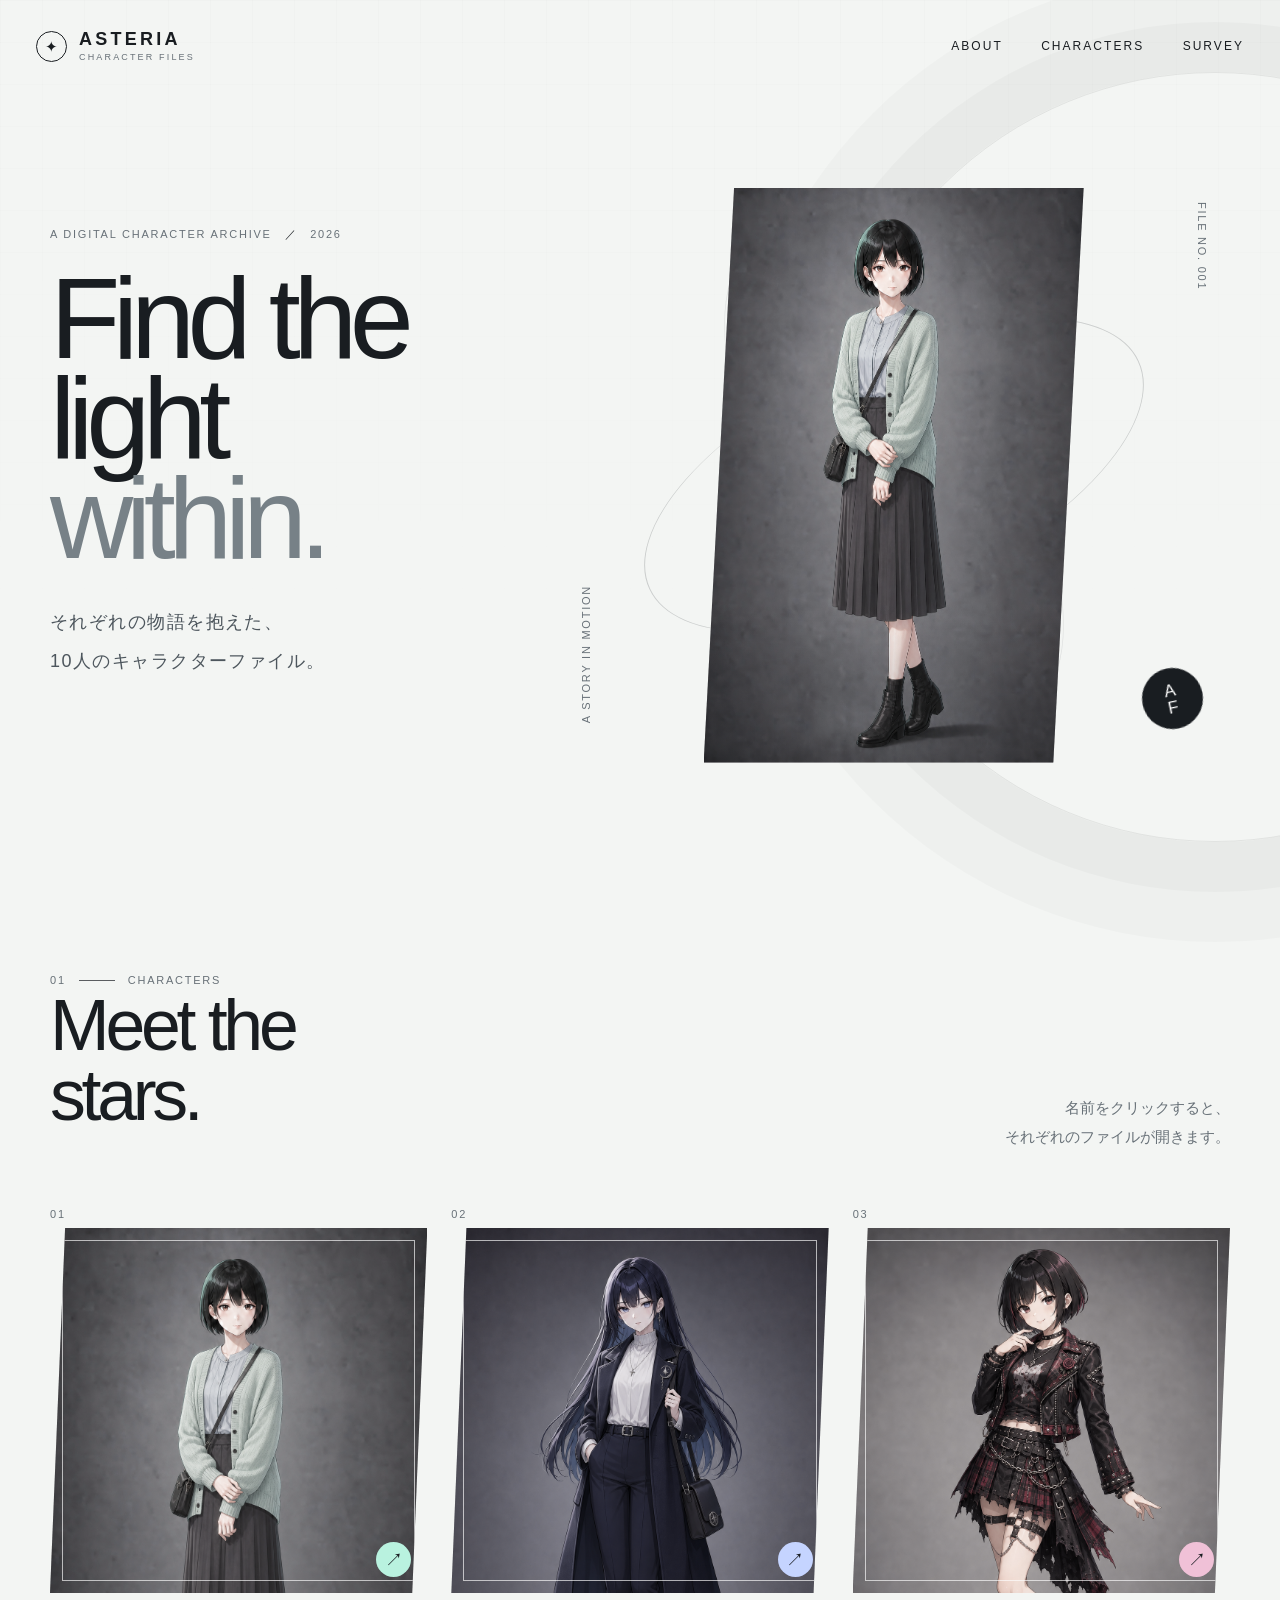
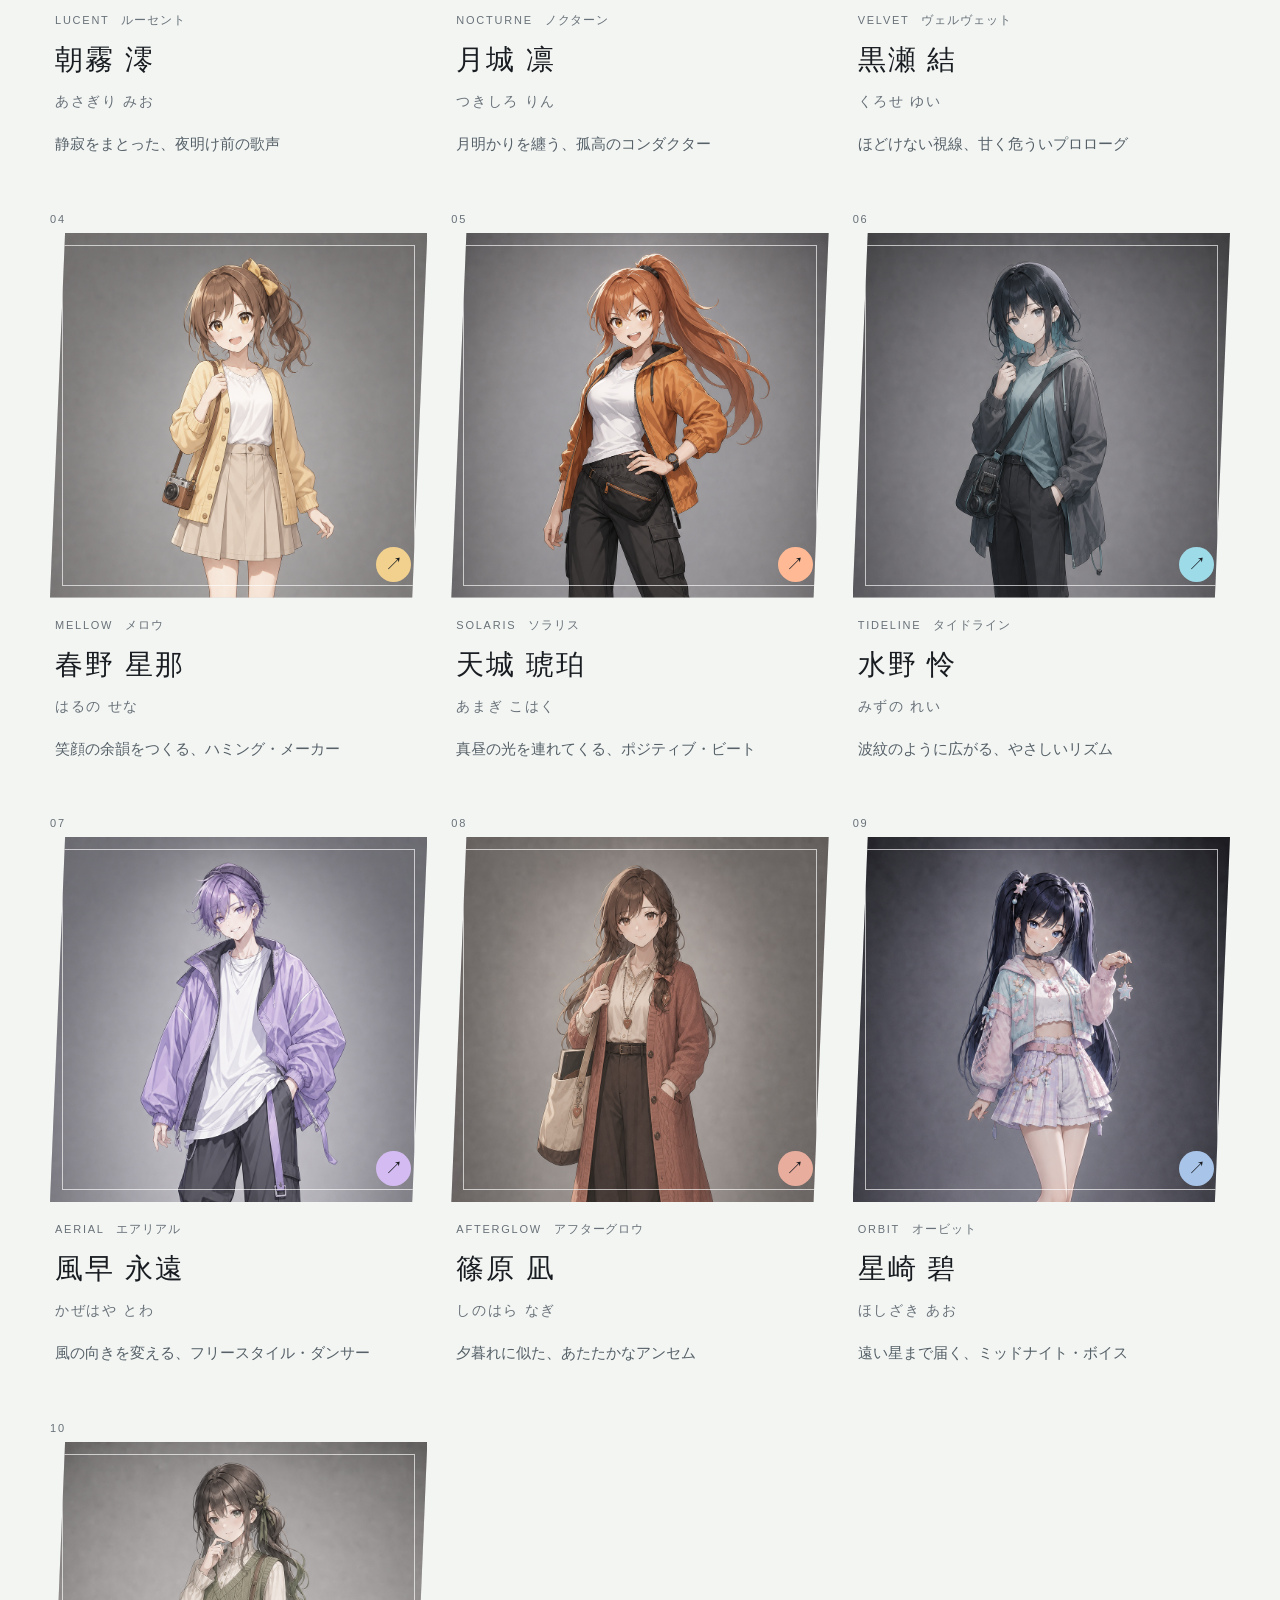
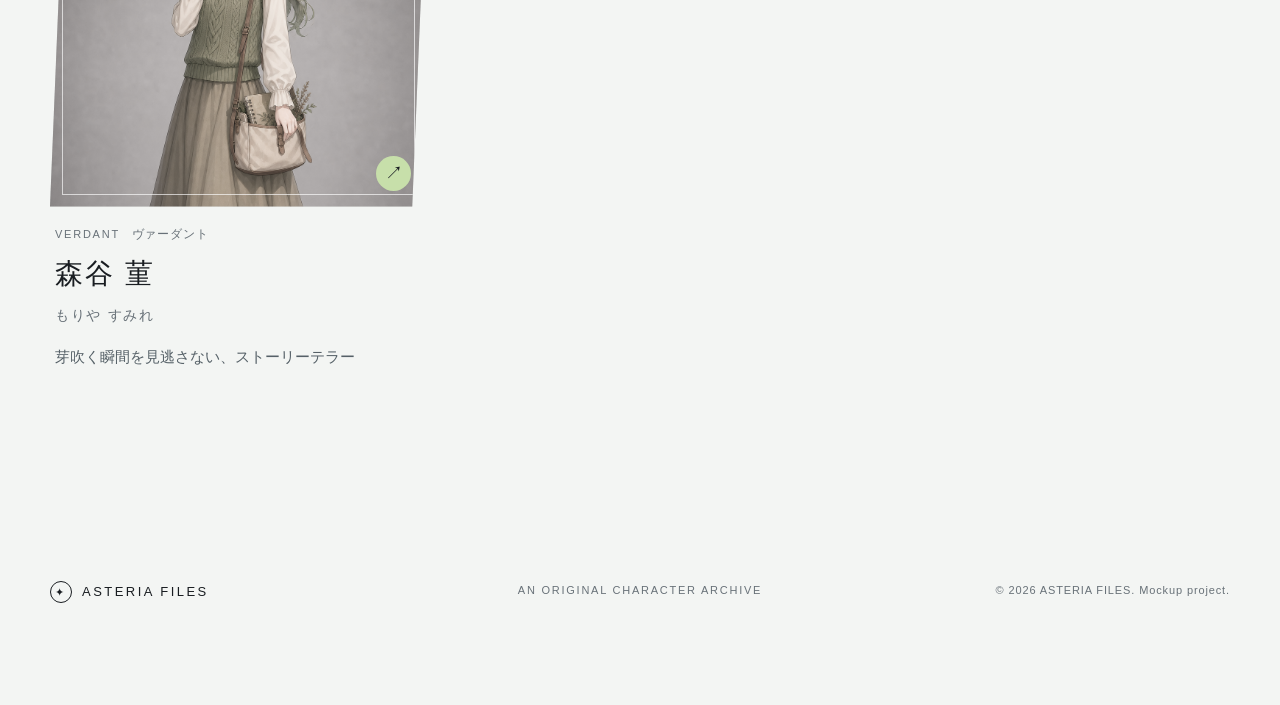
<file: index.html>
<!doctype html>
<html lang="ja">
  <head>
    <meta charset="UTF-8" />
    <meta name="viewport" content="width=device-width, initial-scale=1.0" />
    <meta name="description" content="ASTERIA FILES — オリジナルキャラクターアーカイブ" />
    <title>ASTERIA FILES — Character Archive</title>
    <link rel="stylesheet" href="styles.css" />
  </head>
  <body class="home-page">
    <header class="site-header">
      <a class="brand" href="index.html" aria-label="ASTERIA FILES ホーム">
        <span class="brand-mark" aria-hidden="true">✦</span>
        <span class="brand-copy"><strong>ASTERIA</strong><small>CHARACTER FILES</small></span>
      </a>
      <button class="menu-toggle" type="button" aria-expanded="false" aria-controls="site-menu">MENU <span>＋</span></button>
      <nav class="site-menu" id="site-menu" aria-label="メインメニュー">
        <a href="#about">ABOUT</a>
        <a href="#characters">CHARACTERS</a>
        <a href="survey/">SURVEY</a>
      </nav>
    </header>

    <main>
      <section class="home-hero section-shell" id="about">
        <div class="hero-copy">
          <p class="eyebrow">A DIGITAL CHARACTER ARCHIVE <span>／</span> 2026</p>
          <h1>Find the light<br /><em>within.</em></h1>
          <p class="hero-lead">それぞれの物語を抱えた、<br />10人のキャラクターファイル。</p>
        </div>
        <div class="hero-visual" aria-label="キャラクタービジュアル">
          <div class="hero-orbit orbit-one"></div>
          <div class="hero-orbit orbit-two"></div>
          <span class="visual-note note-top">FILE NO. 001</span>
          <span class="visual-note note-bottom">A STORY IN MOTION</span>
          <div class="hero-image-frame">
            <img src="assets/characters/asagiri-mio.png?v=20260810-costume1" alt="朝霧澪のイメージビジュアル" />
          </div>
          <div class="hero-stamp">A<br />F</div>
        </div>
      </section>

      <section class="character-index section-shell" id="characters">
        <div class="section-heading">
          <div>
            <div class="section-label"><span>01</span><i></i><span>CHARACTERS</span></div>
            <h2>Meet the<br /><em>stars.</em></h2>
          </div>
          <p>名前をクリックすると、<br />それぞれのファイルが開きます。</p>
        </div>
        <div class="character-grid" id="character-grid" aria-live="polite"></div>
      </section>

    </main>

    <footer class="site-footer section-shell">
      <div class="footer-brand"><span class="brand-mark">✦</span><span>ASTERIA FILES</span></div>
      <p>AN ORIGINAL CHARACTER ARCHIVE</p>
      <small>© 2026 ASTERIA FILES. Mockup project.</small>
    </footer>

    <script src="scripts/characters.js?v=20260810-costume1"></script>
    <script src="scripts/catalog.js?v=20260810-costume1"></script>
  </body>
</html>
</file>
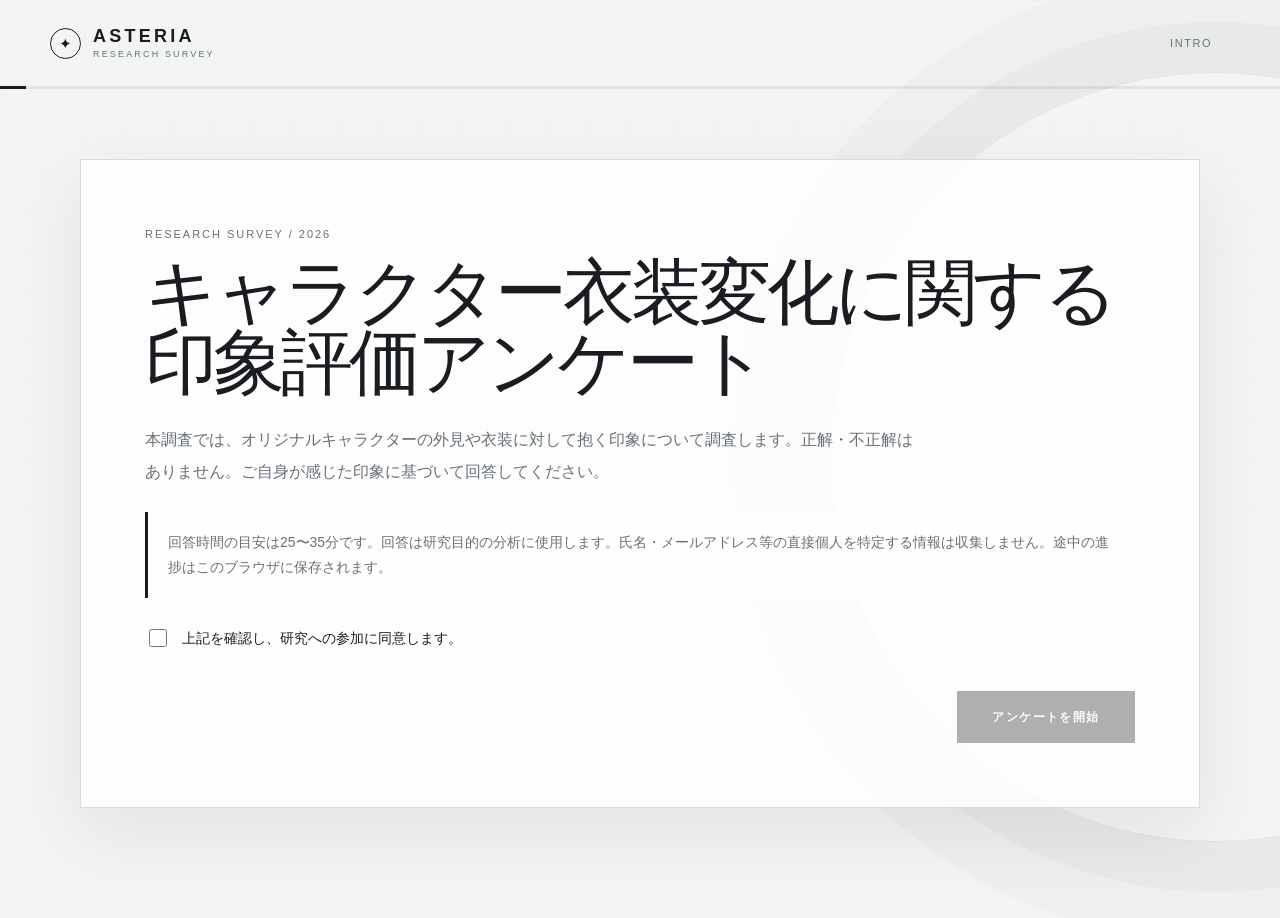
<file: survey/index.html>
<!doctype html>
<html lang="ja">
<head>
  <meta charset="UTF-8" />
  <meta name="viewport" content="width=device-width, initial-scale=1.0" />
  <meta name="description" content="キャラクター衣装変化に関する印象評価アンケート" />
  <title>Character Impression Survey | ASTERIA FILES</title>
  <link rel="stylesheet" href="../styles.css" />
  <link rel="stylesheet" href="survey.css" />
</head>
<body class="survey-page">
  <header class="survey-header">
    <a class="brand" href="../index.html" aria-label="ASTERIA FILES ホーム">
      <span class="brand-mark" aria-hidden="true">✦</span>
      <span class="brand-copy"><strong>ASTERIA</strong><small>RESEARCH SURVEY</small></span>
    </a>
    <div class="survey-progress-meta" aria-live="polite">
      <span id="progress-part">INTRO</span>
      <span id="progress-count"></span>
    </div>
  </header>
  <div class="survey-progress" aria-hidden="true"><span id="progress-bar"></span></div>
  <main class="survey-shell" id="survey-app" aria-live="polite"></main>
  <iframe class="gas-target" name="gas-submit-target" id="gas-submit-target" title="送信先"></iframe>
  <script src="../scripts/characters.js"></script>
  <script src="survey-config.js"></script>
  <script src="survey.js"></script>
</body>
</html>
</file>
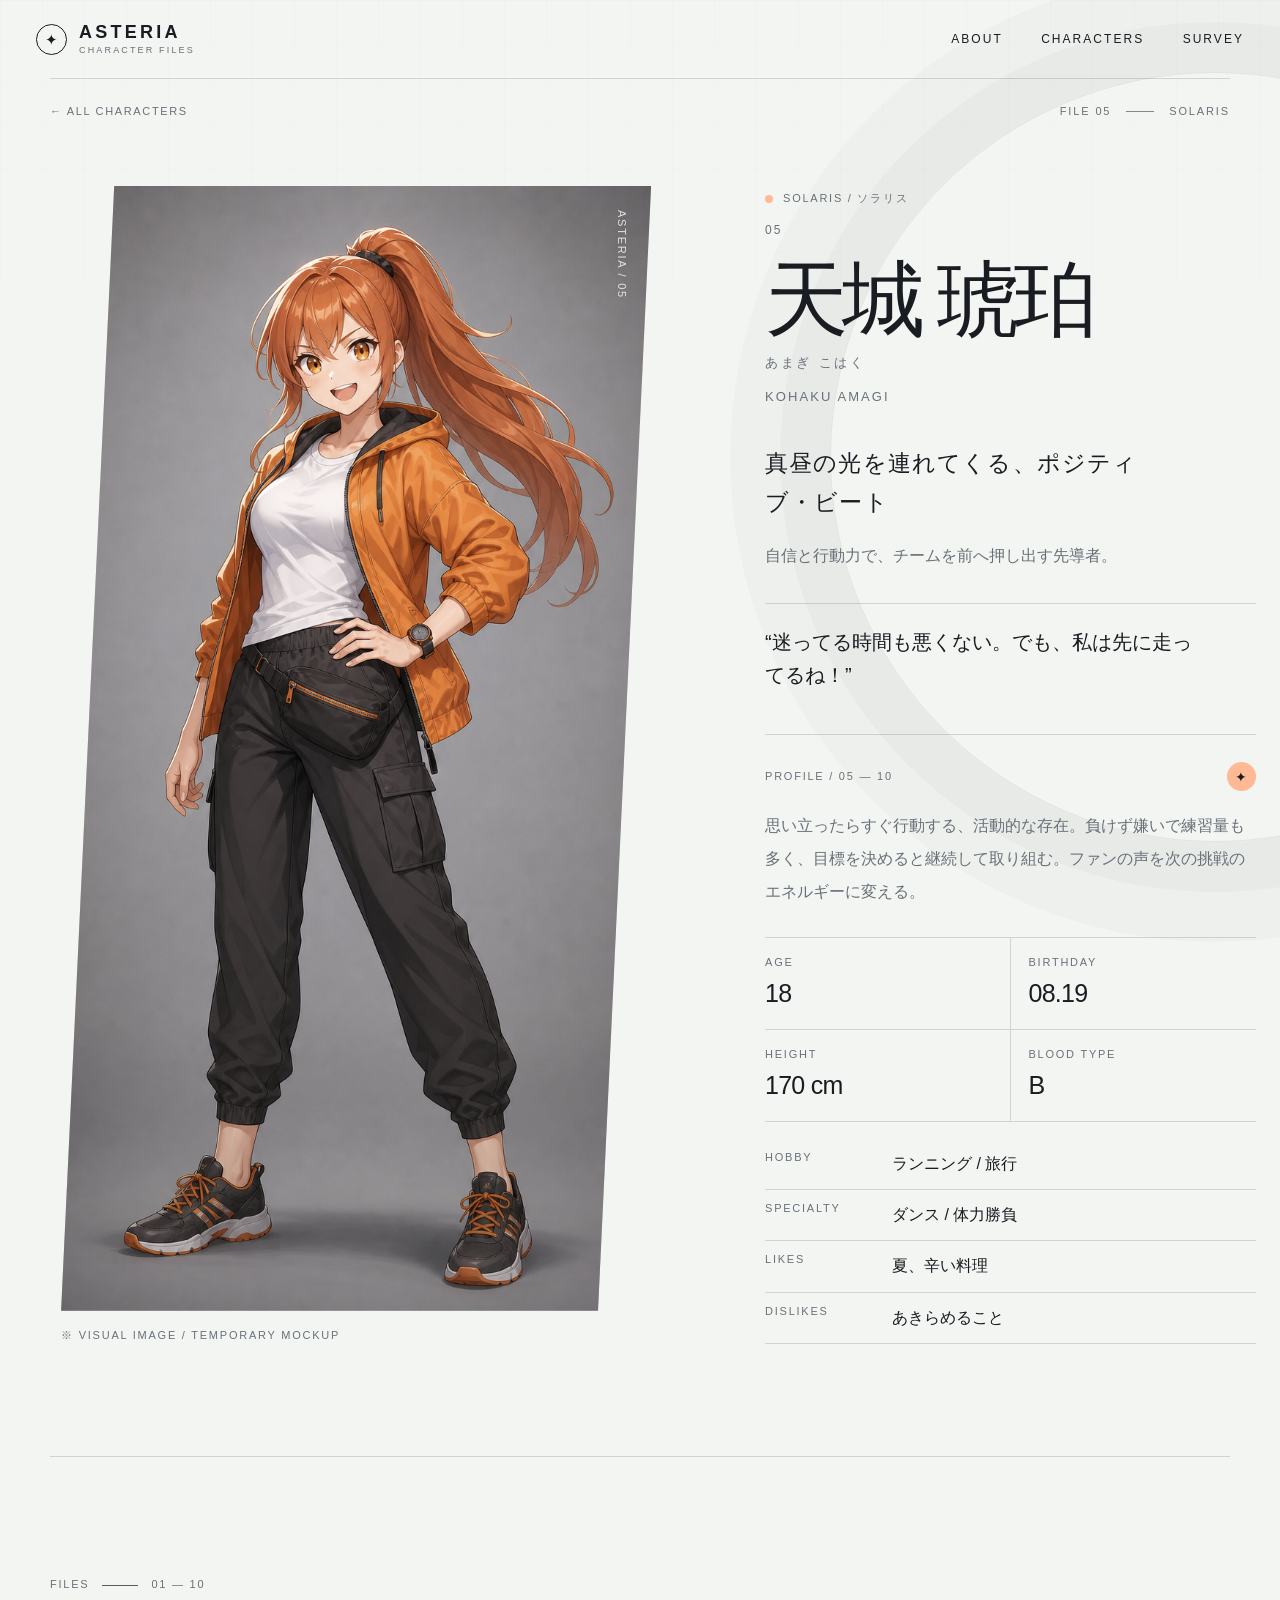
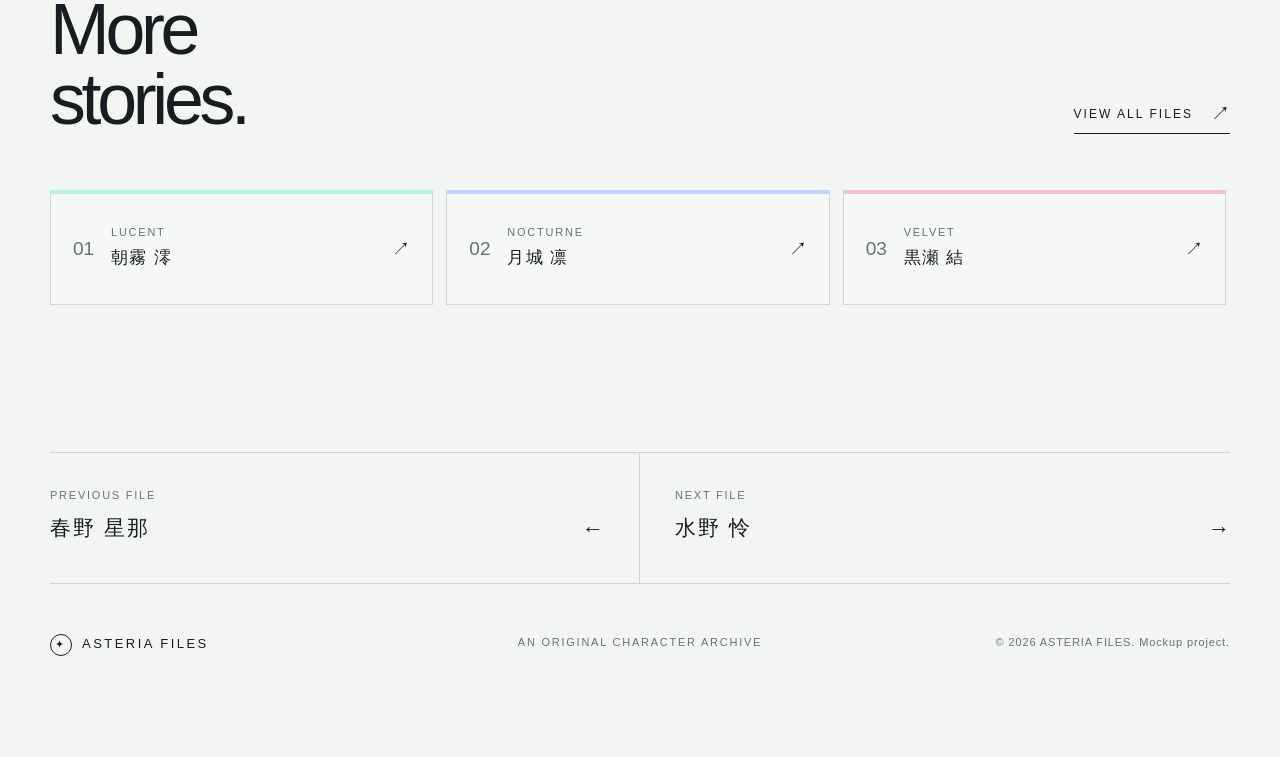
<file: characters/amagi-kohaku.html>
<!doctype html><html lang="ja"><head><meta charset="UTF-8" /><meta name="viewport" content="width=device-width, initial-scale=1.0" /><meta name="description" content="天城琥珀のキャラクターファイル | ASTERIA FILES" /><link rel="stylesheet" href="../styles.css" /><title>天城 琥珀 | ASTERIA FILES</title></head><body data-character-id="amagi-kohaku"><script src="../scripts/characters.js?v=20260810-costume1"></script><script src="../scripts/character.js?v=20260810-costume1"></script></body></html>
</file>
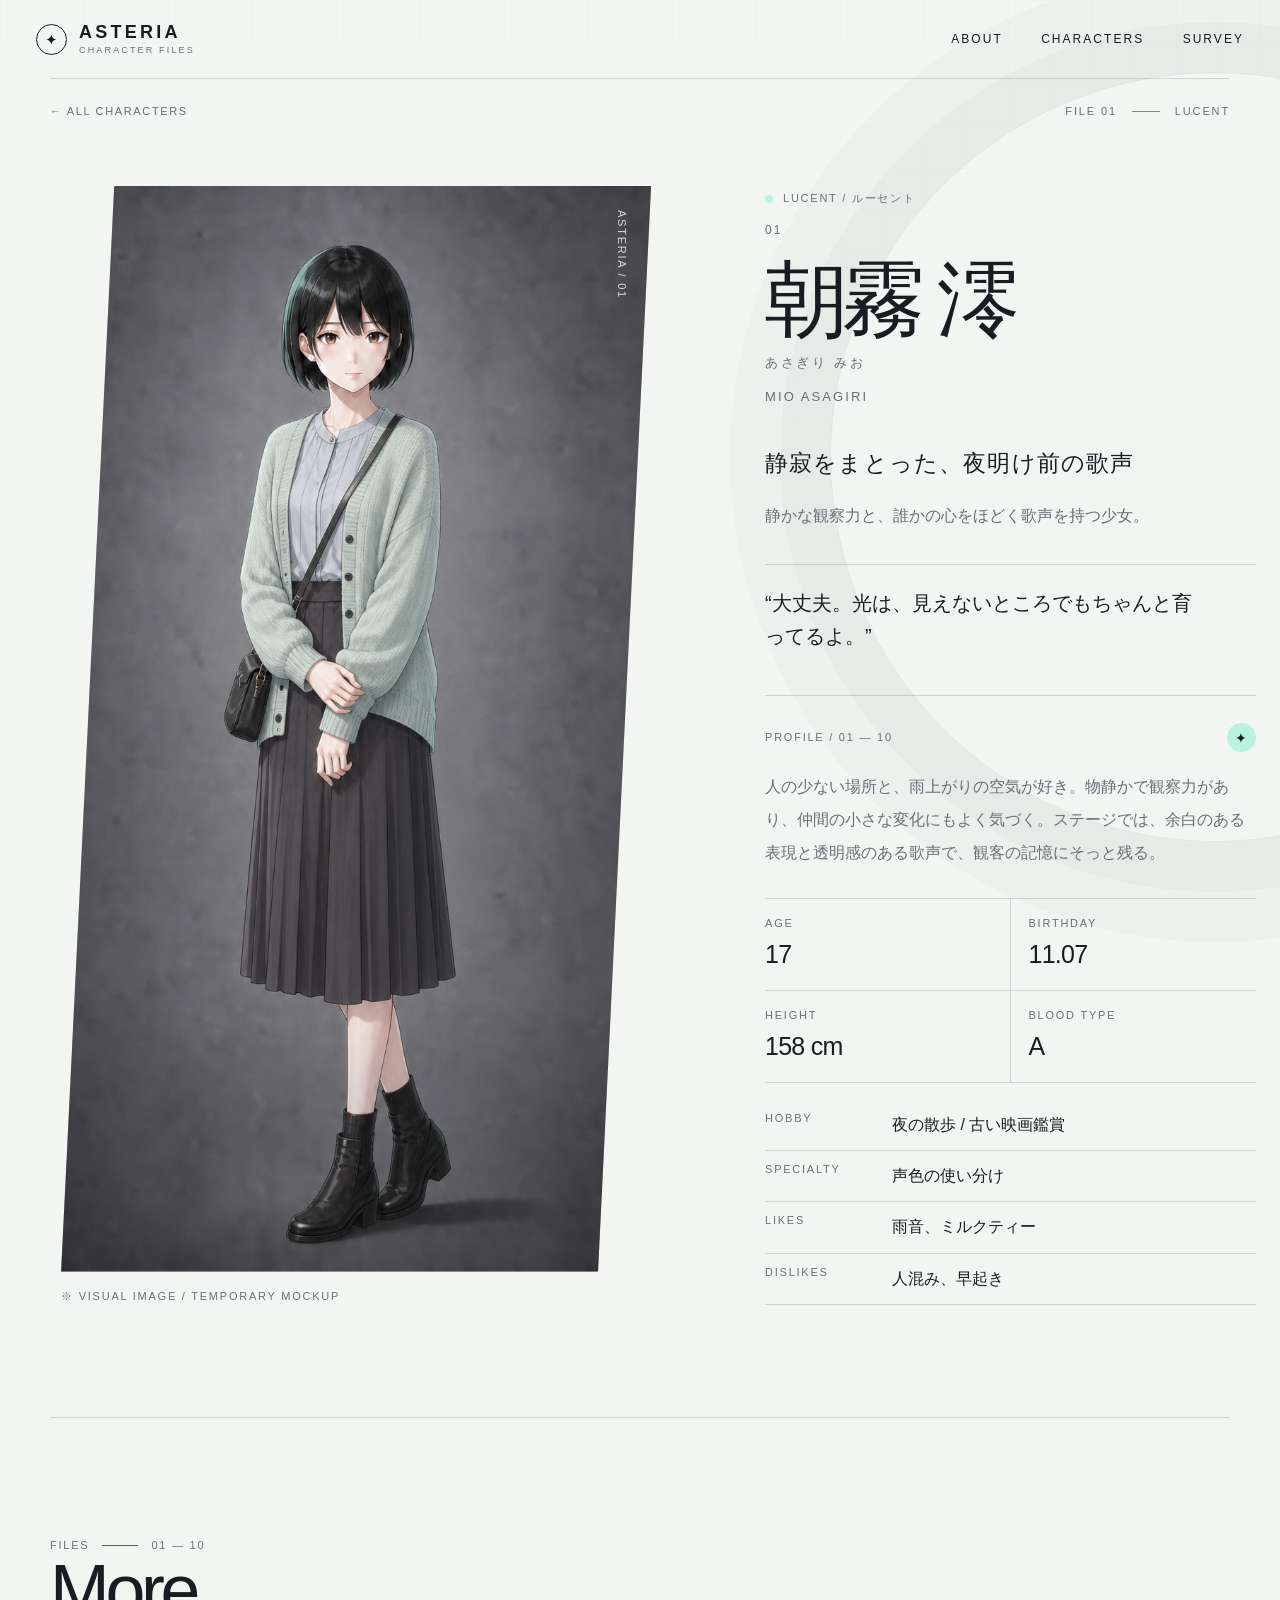
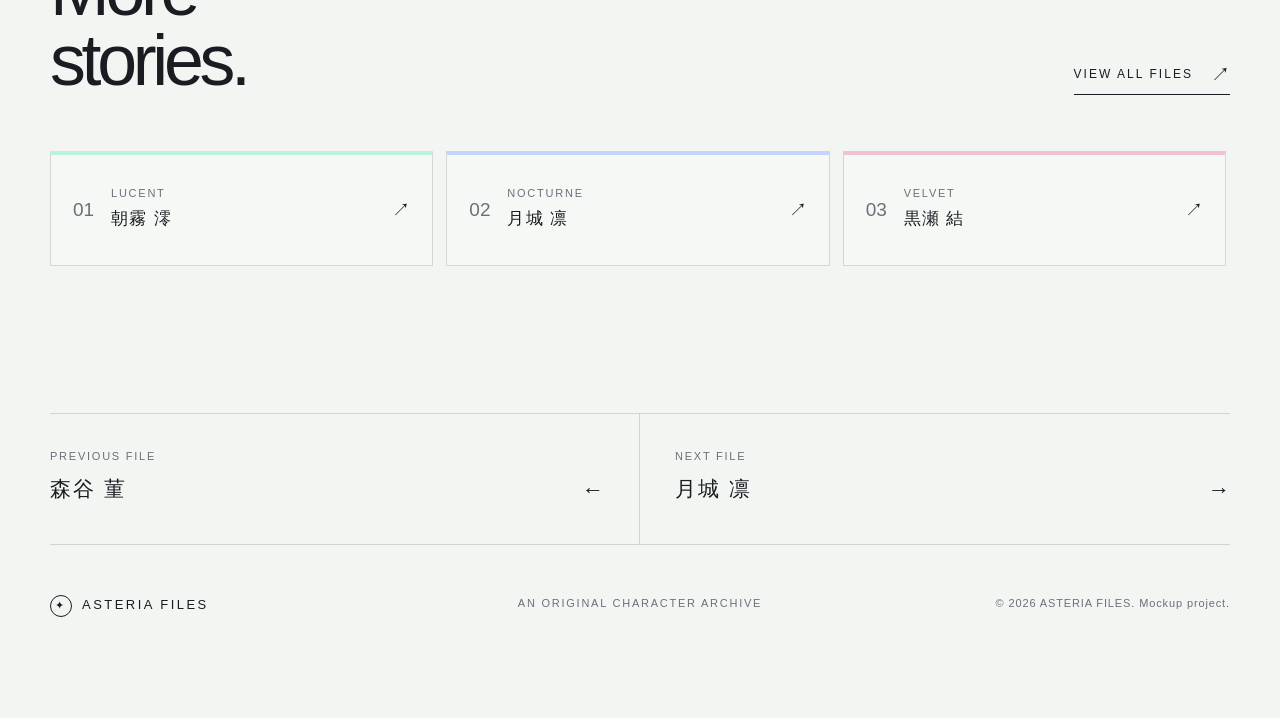
<file: characters/asagiri-mio.html>
<!doctype html><html lang="ja"><head><meta charset="UTF-8" /><meta name="viewport" content="width=device-width, initial-scale=1.0" /><meta name="description" content="朝霧澪のキャラクターファイル | ASTERIA FILES" /><link rel="stylesheet" href="../styles.css" /><title>朝霧 澪 | ASTERIA FILES</title></head><body data-character-id="asagiri-mio"><script src="../scripts/characters.js?v=20260810-costume1"></script><script src="../scripts/character.js?v=20260810-costume1"></script></body></html>
</file>
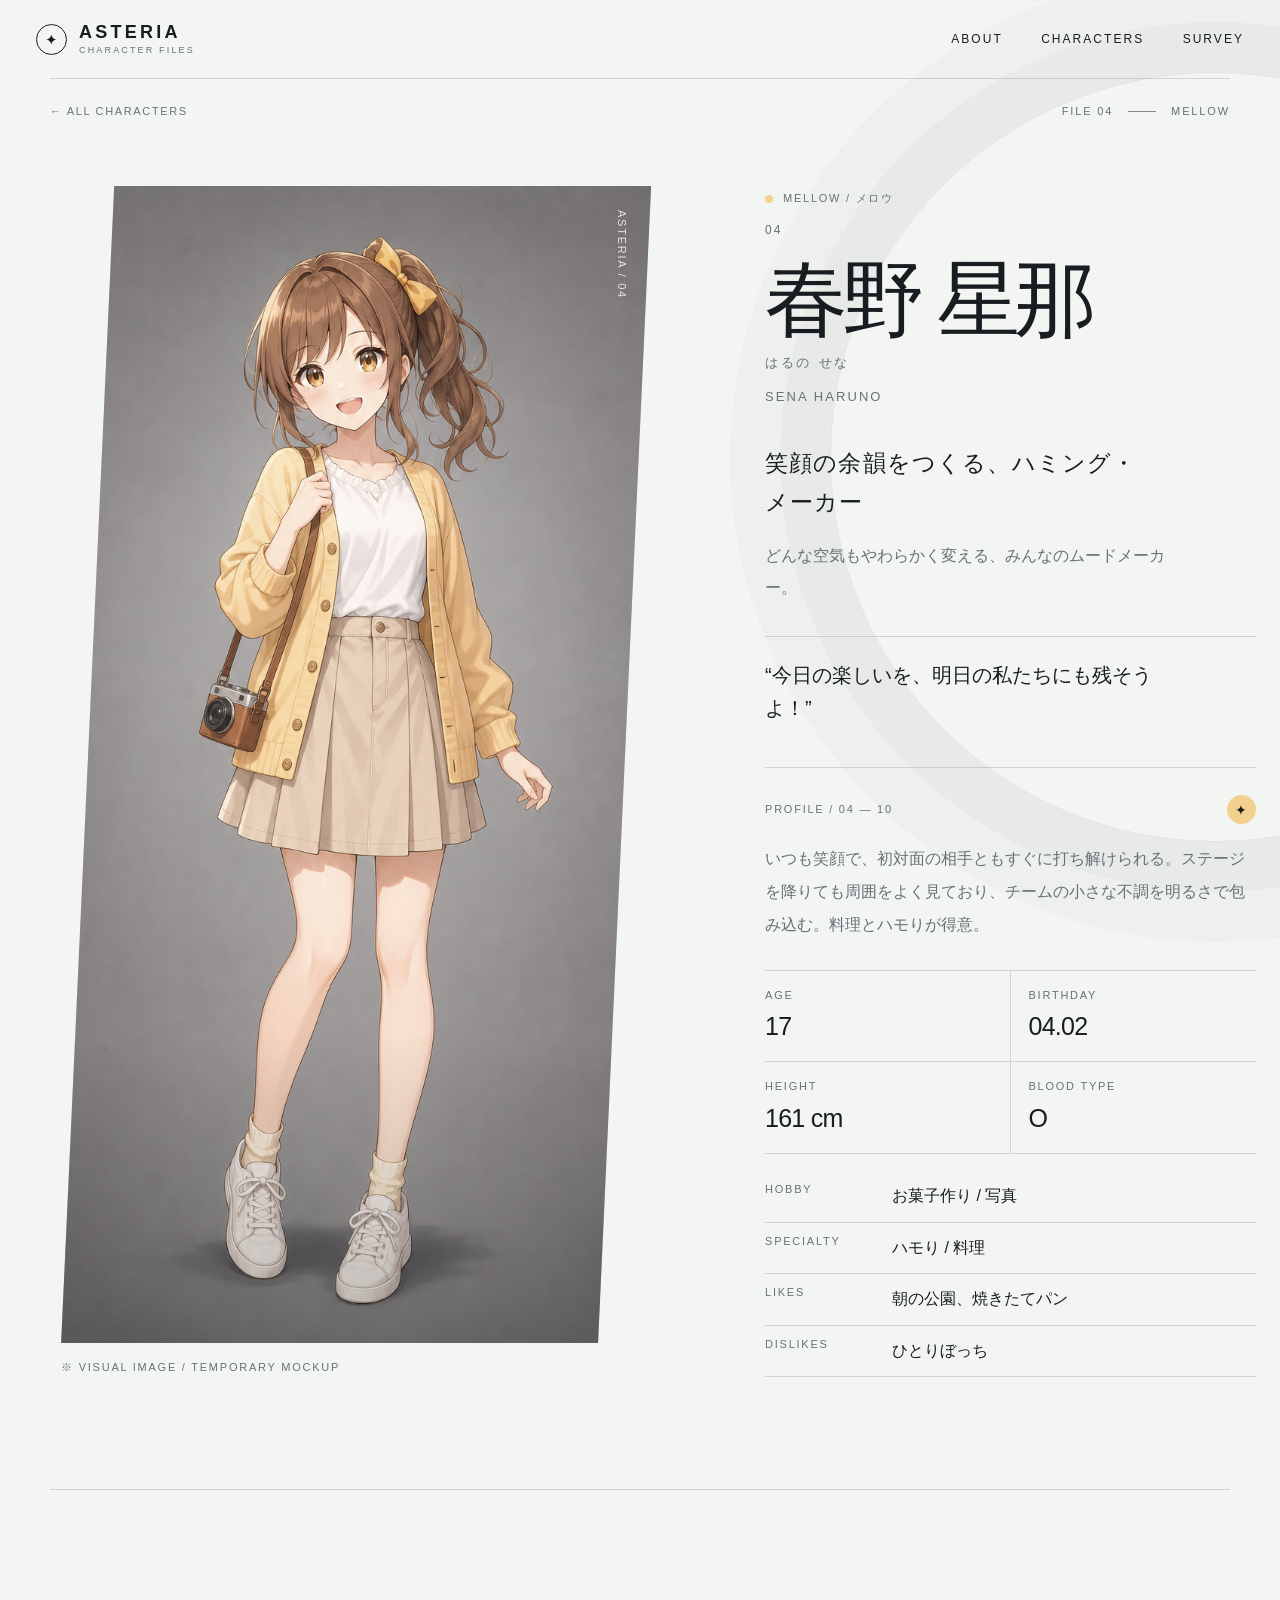
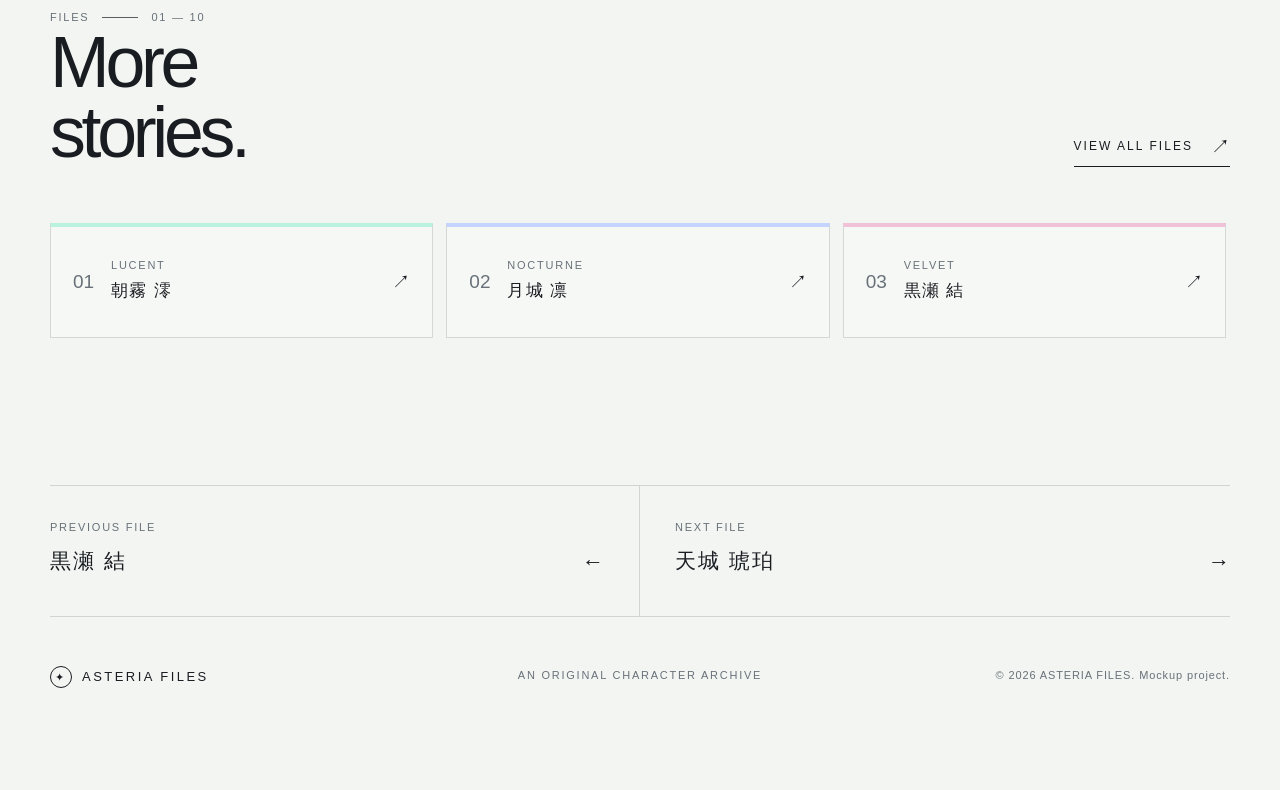
<file: characters/haruno-sena.html>
<!doctype html><html lang="ja"><head><meta charset="UTF-8" /><meta name="viewport" content="width=device-width, initial-scale=1.0" /><meta name="description" content="春野星那のキャラクターファイル | ASTERIA FILES" /><link rel="stylesheet" href="../styles.css" /><title>春野 星那 | ASTERIA FILES</title></head><body data-character-id="haruno-sena"><script src="../scripts/characters.js?v=20260810-costume1"></script><script src="../scripts/character.js?v=20260810-costume1"></script></body></html>
</file>
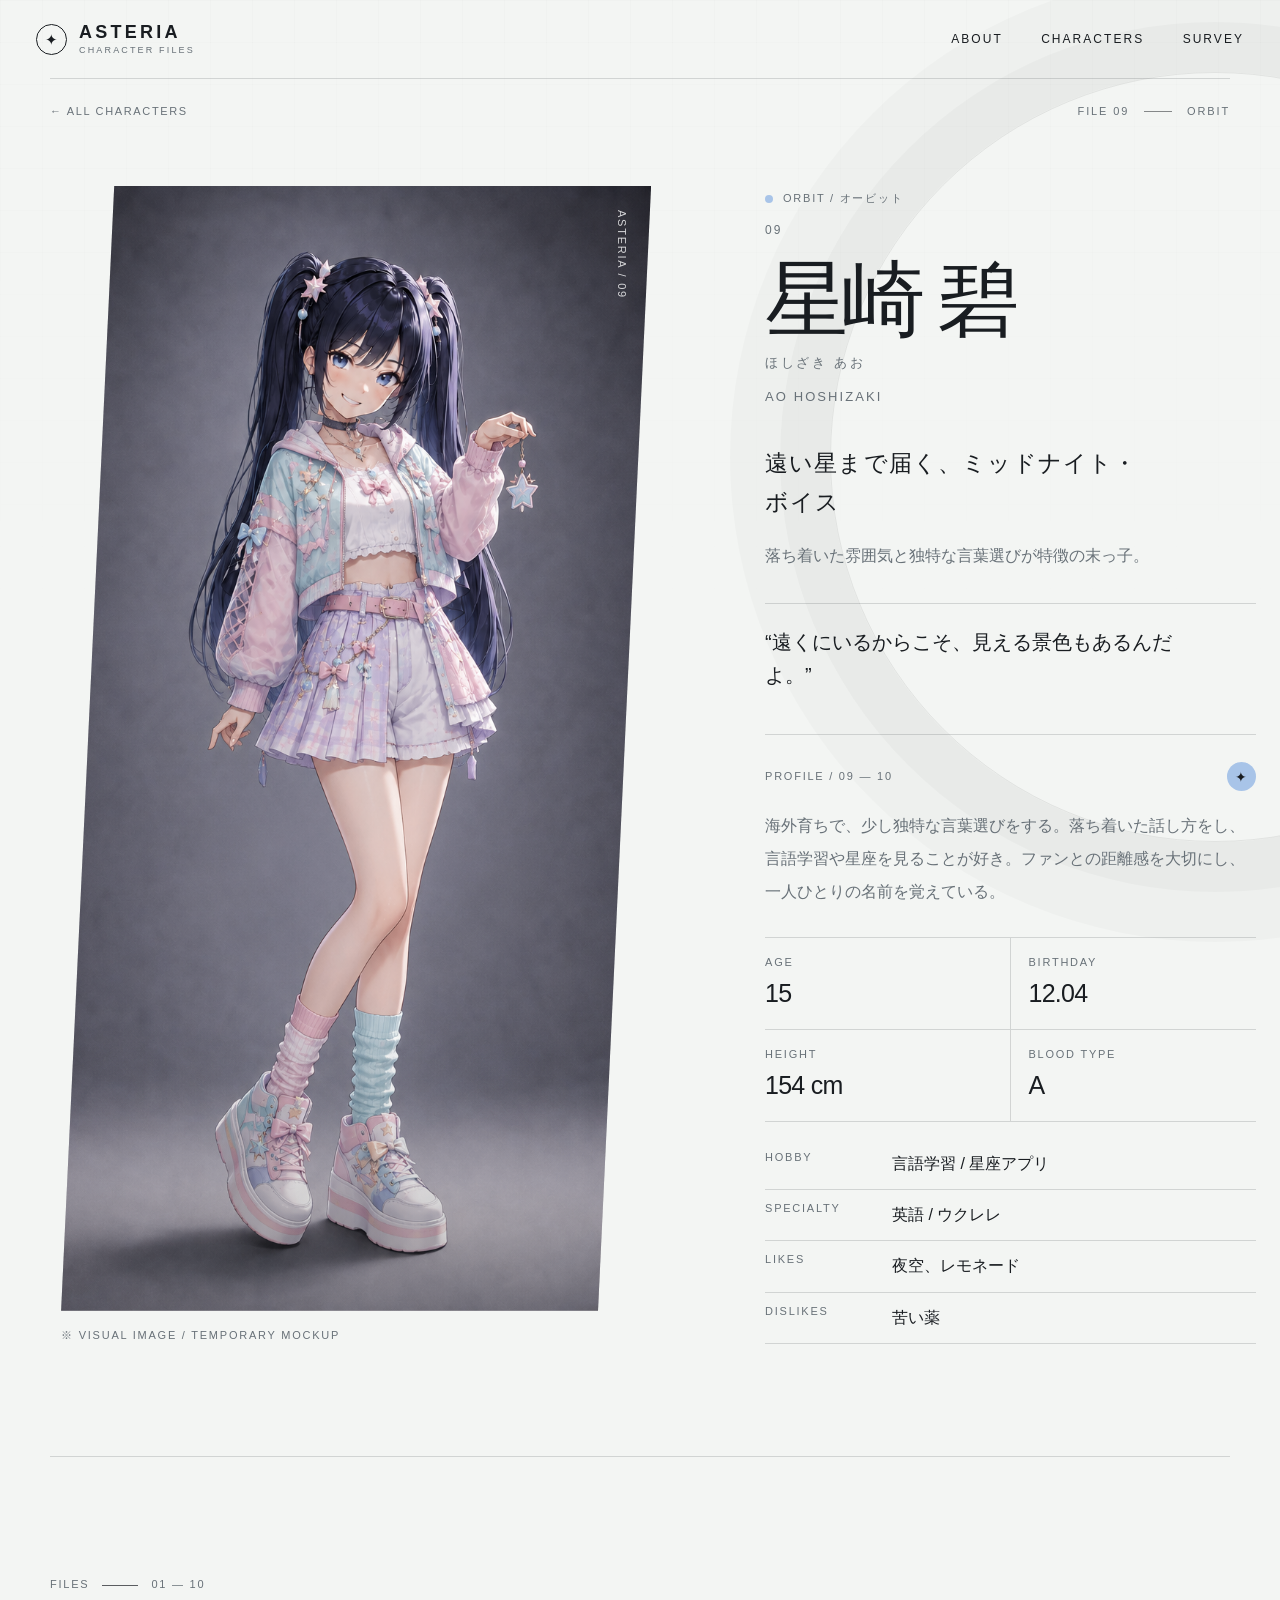
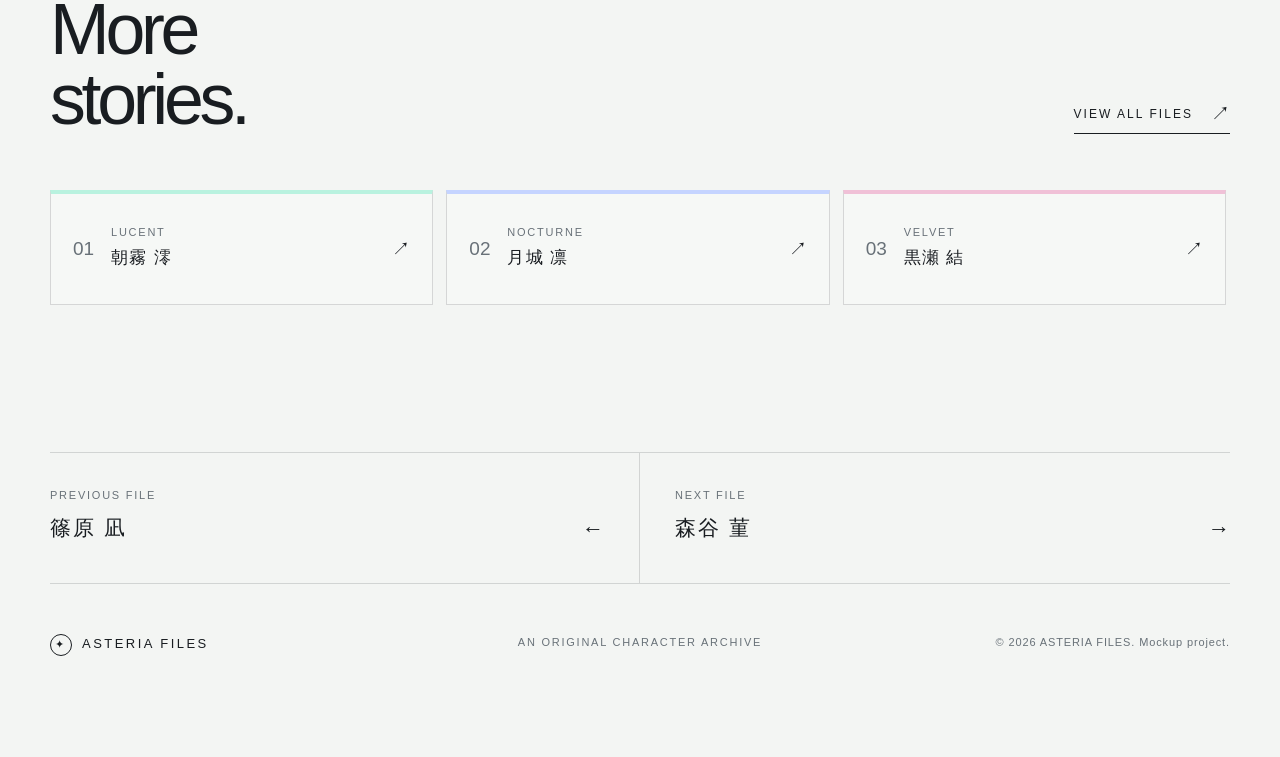
<file: characters/hoshizaki-ao.html>
<!doctype html><html lang="ja"><head><meta charset="UTF-8" /><meta name="viewport" content="width=device-width, initial-scale=1.0" /><meta name="description" content="星崎碧のキャラクターファイル | ASTERIA FILES" /><link rel="stylesheet" href="../styles.css" /><title>星崎 碧 | ASTERIA FILES</title></head><body data-character-id="hoshizaki-ao"><script src="../scripts/characters.js?v=20260810-costume1"></script><script src="../scripts/character.js?v=20260810-costume1"></script></body></html>
</file>
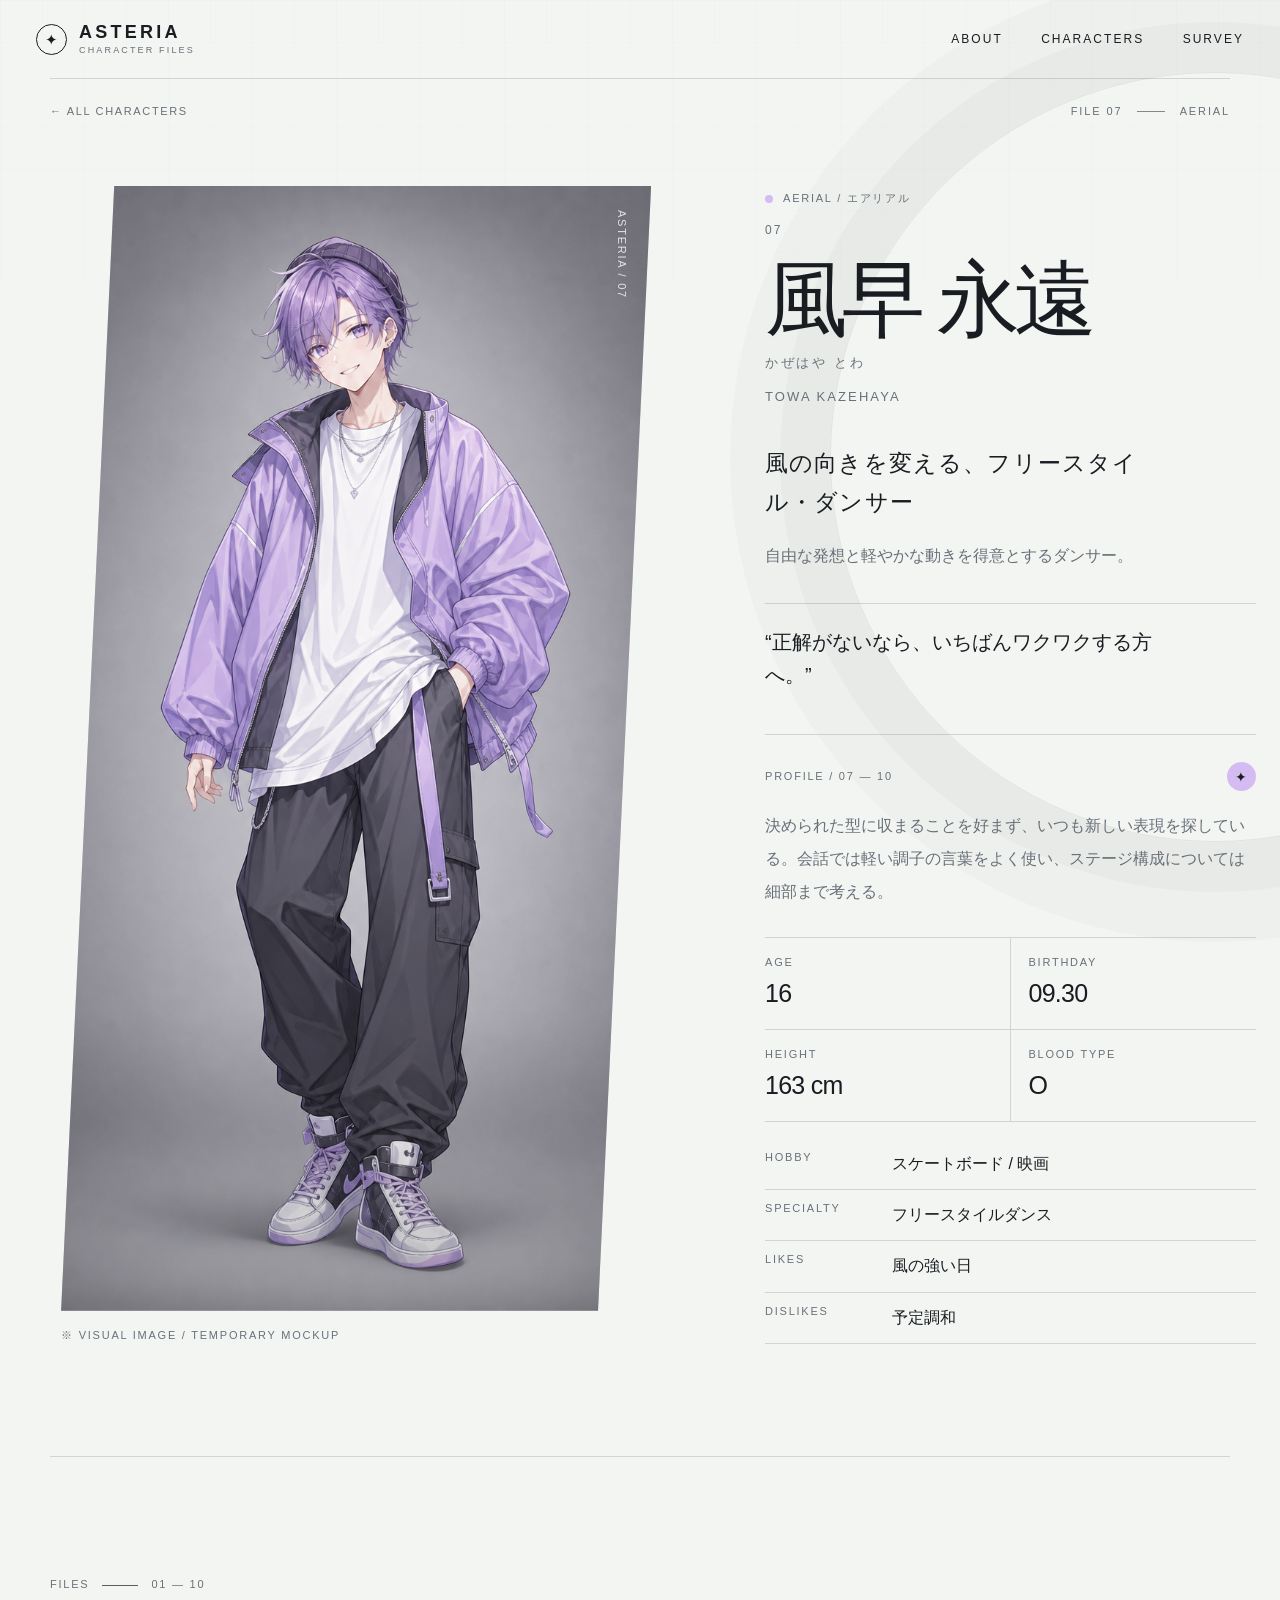
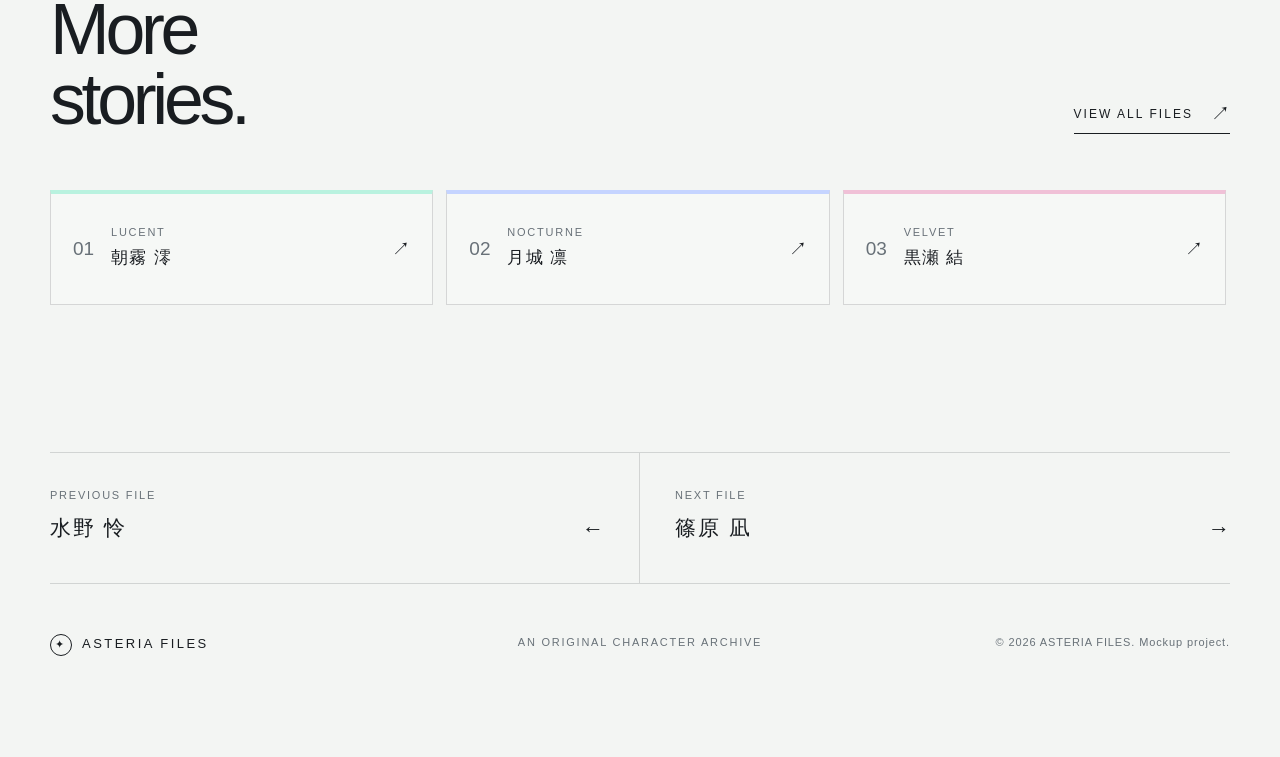
<file: characters/kazehaya-towa.html>
<!doctype html><html lang="ja"><head><meta charset="UTF-8" /><meta name="viewport" content="width=device-width, initial-scale=1.0" /><meta name="description" content="風早永遠のキャラクターファイル | ASTERIA FILES" /><link rel="stylesheet" href="../styles.css" /><title>風早 永遠 | ASTERIA FILES</title></head><body data-character-id="kazehaya-towa"><script src="../scripts/characters.js?v=20260810-costume1"></script><script src="../scripts/character.js?v=20260810-costume1"></script></body></html>
</file>
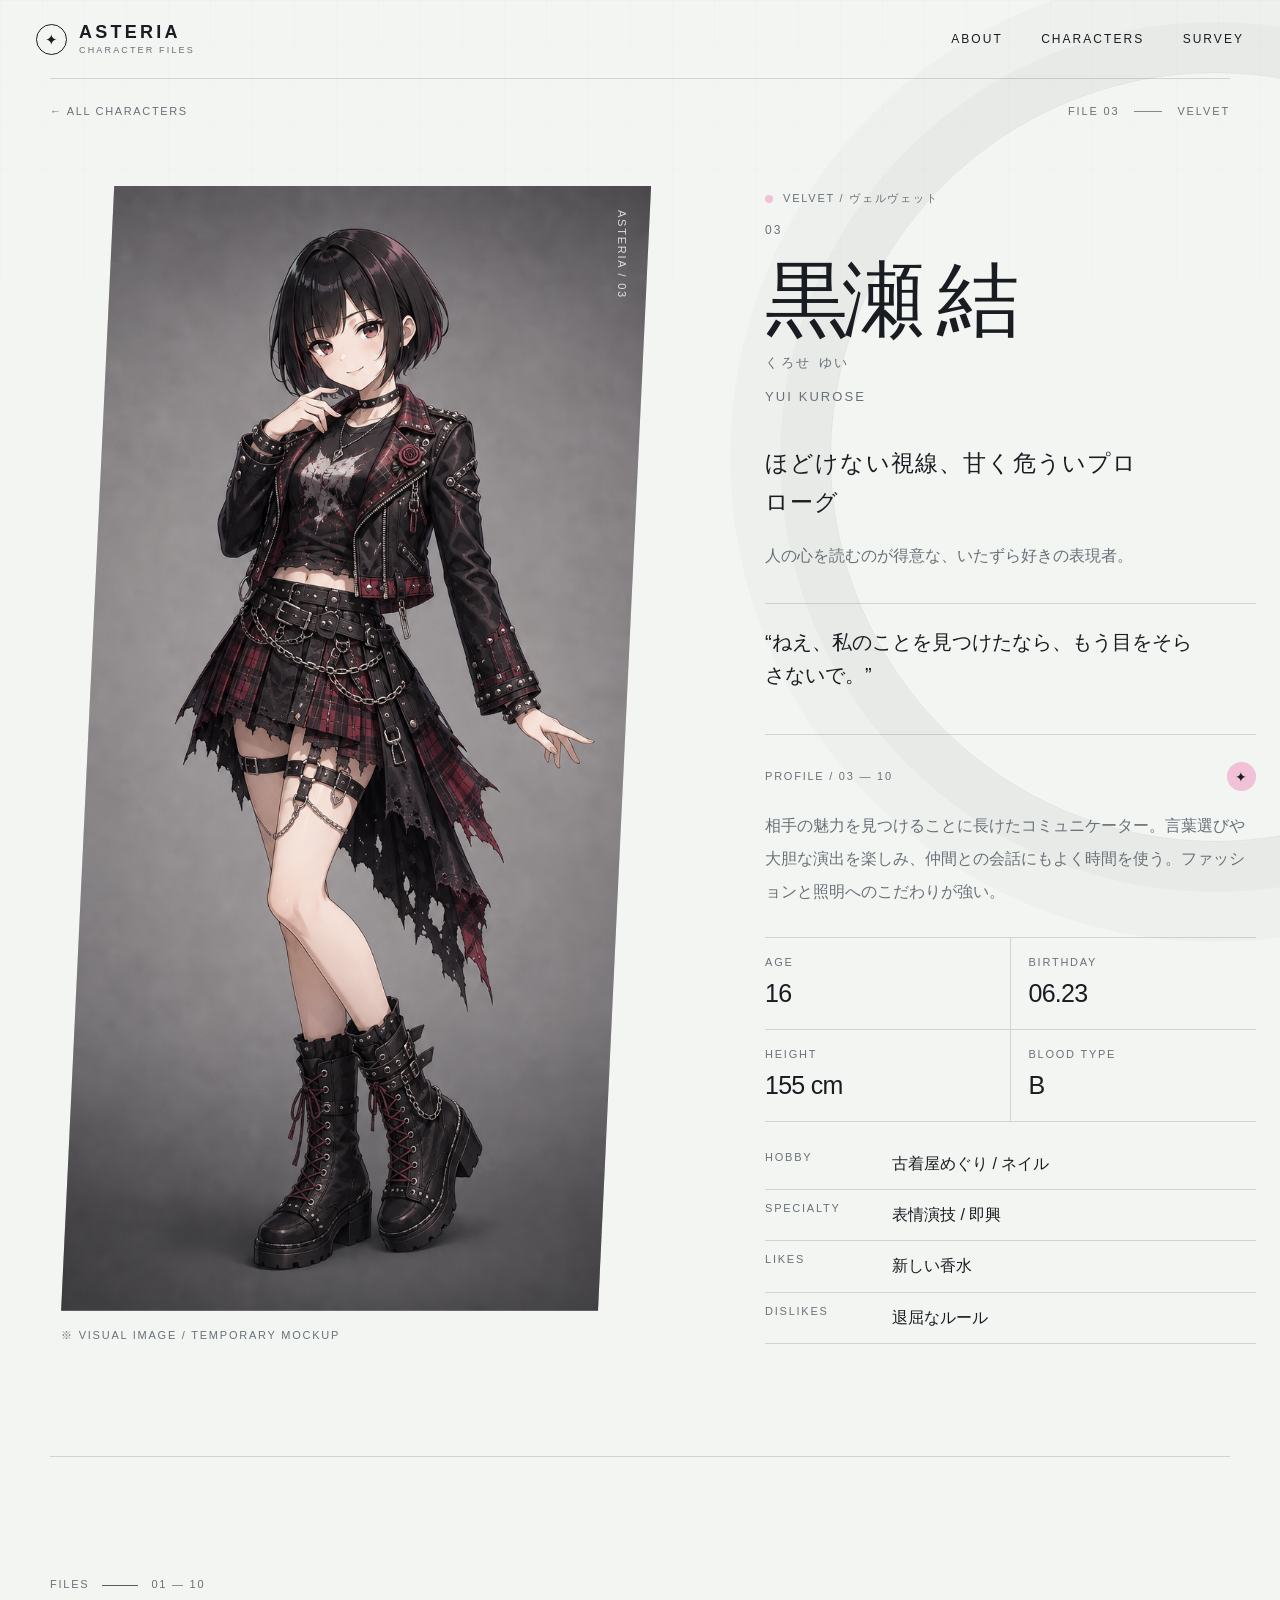
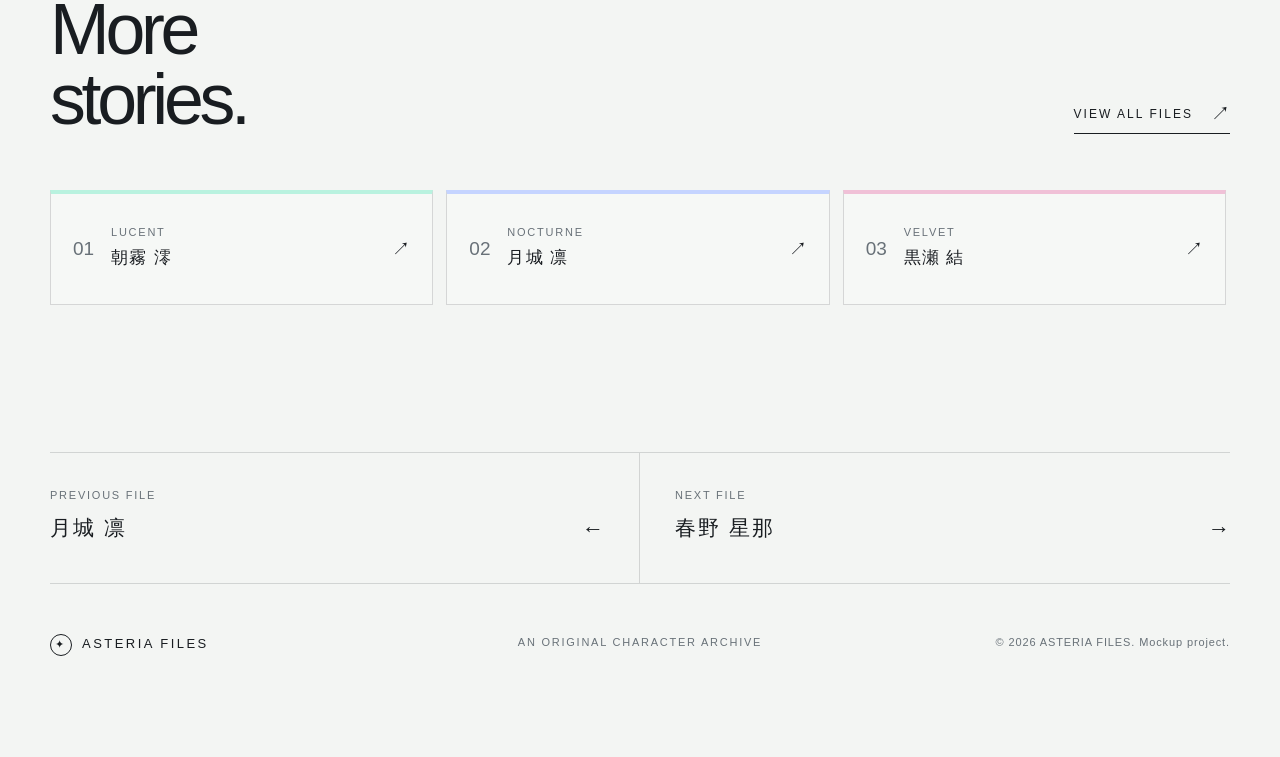
<file: characters/kurose-yui.html>
<!doctype html><html lang="ja"><head><meta charset="UTF-8" /><meta name="viewport" content="width=device-width, initial-scale=1.0" /><meta name="description" content="黒瀬結のキャラクターファイル | ASTERIA FILES" /><link rel="stylesheet" href="../styles.css" /><title>黒瀬 結 | ASTERIA FILES</title></head><body data-character-id="kurose-yui"><script src="../scripts/characters.js?v=20260810-costume1"></script><script src="../scripts/character.js?v=20260810-costume1"></script></body></html>
</file>
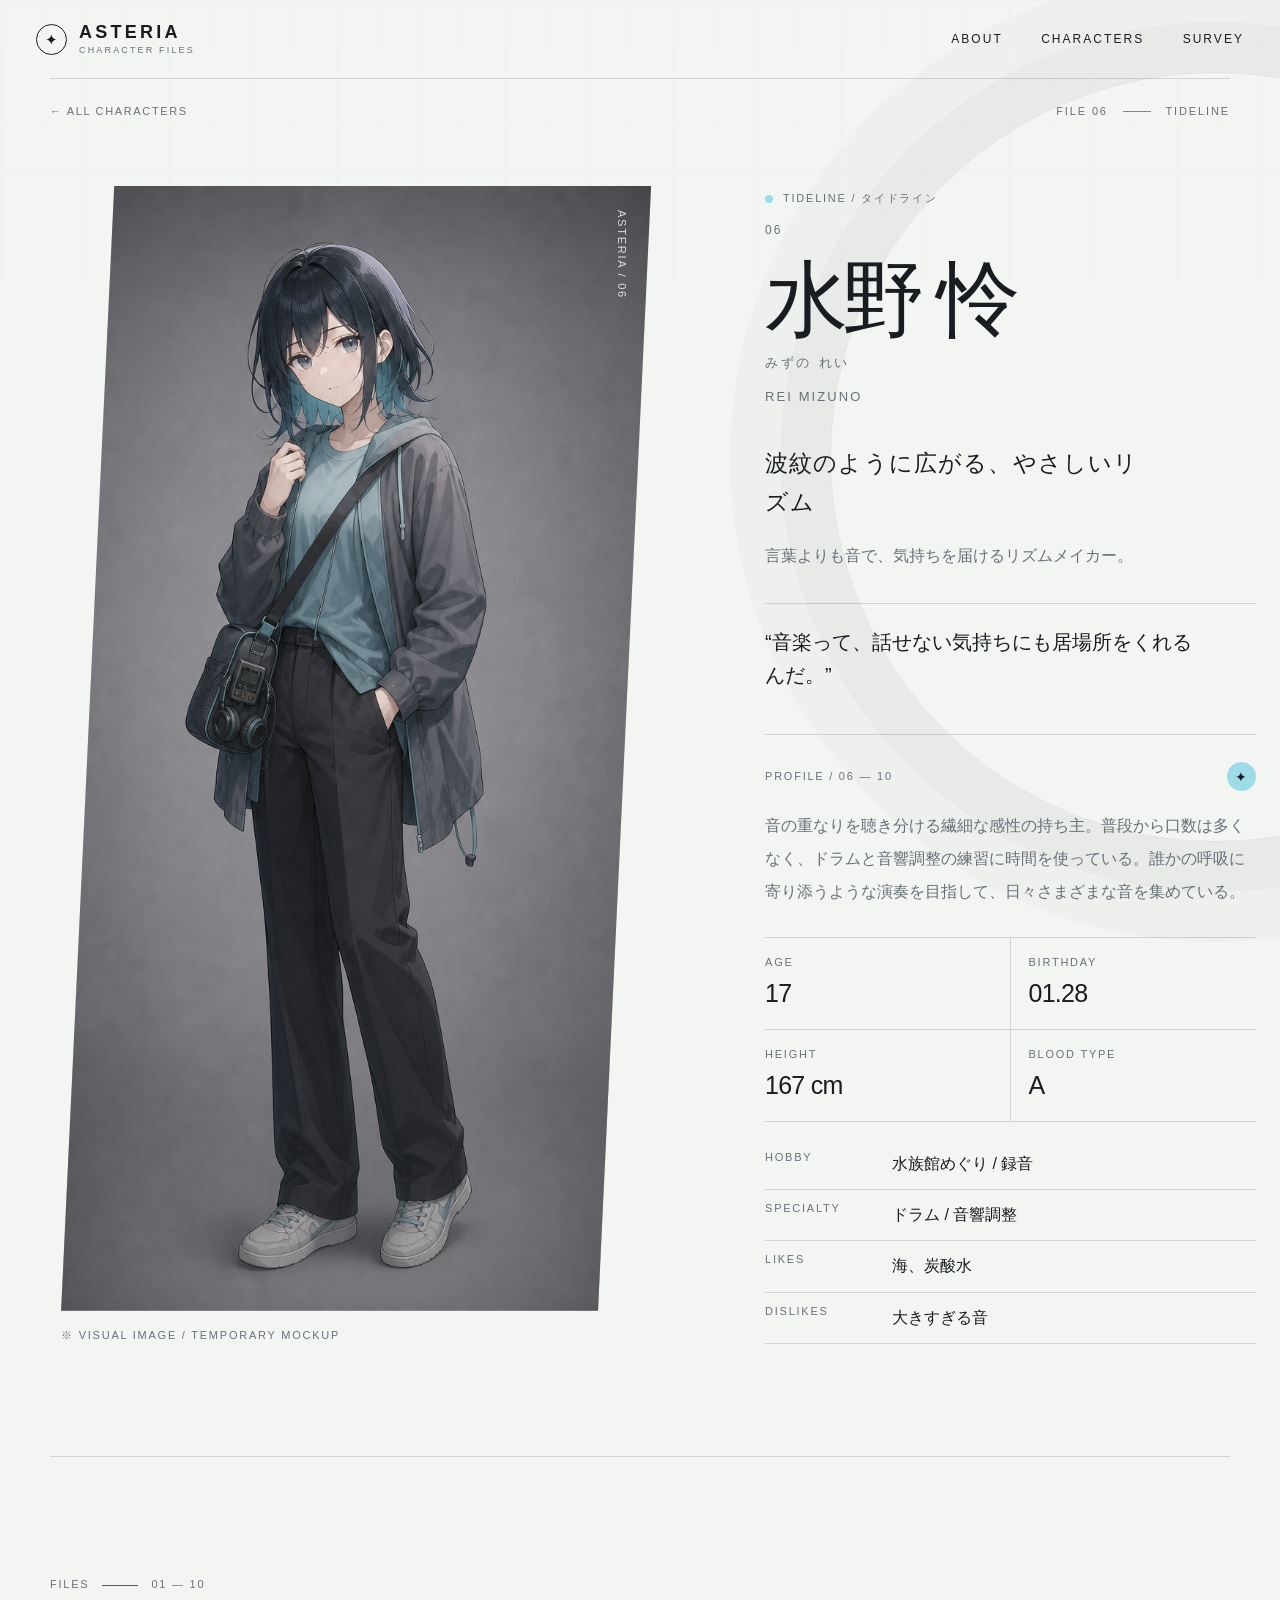
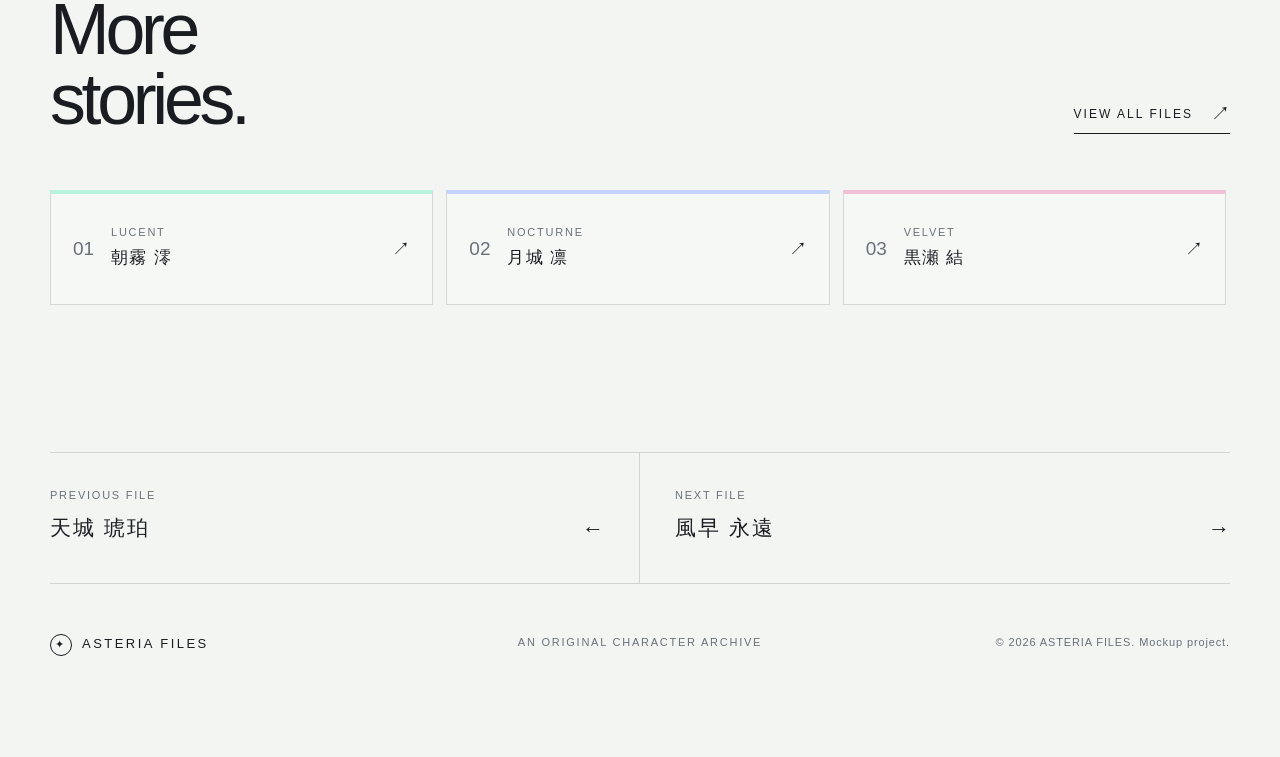
<file: characters/mizuno-rei.html>
<!doctype html><html lang="ja"><head><meta charset="UTF-8" /><meta name="viewport" content="width=device-width, initial-scale=1.0" /><meta name="description" content="水野怜のキャラクターファイル | ASTERIA FILES" /><link rel="stylesheet" href="../styles.css" /><title>水野 怜 | ASTERIA FILES</title></head><body data-character-id="mizuno-rei"><script src="../scripts/characters.js?v=20260810-costume1"></script><script src="../scripts/character.js?v=20260810-costume1"></script></body></html>
</file>
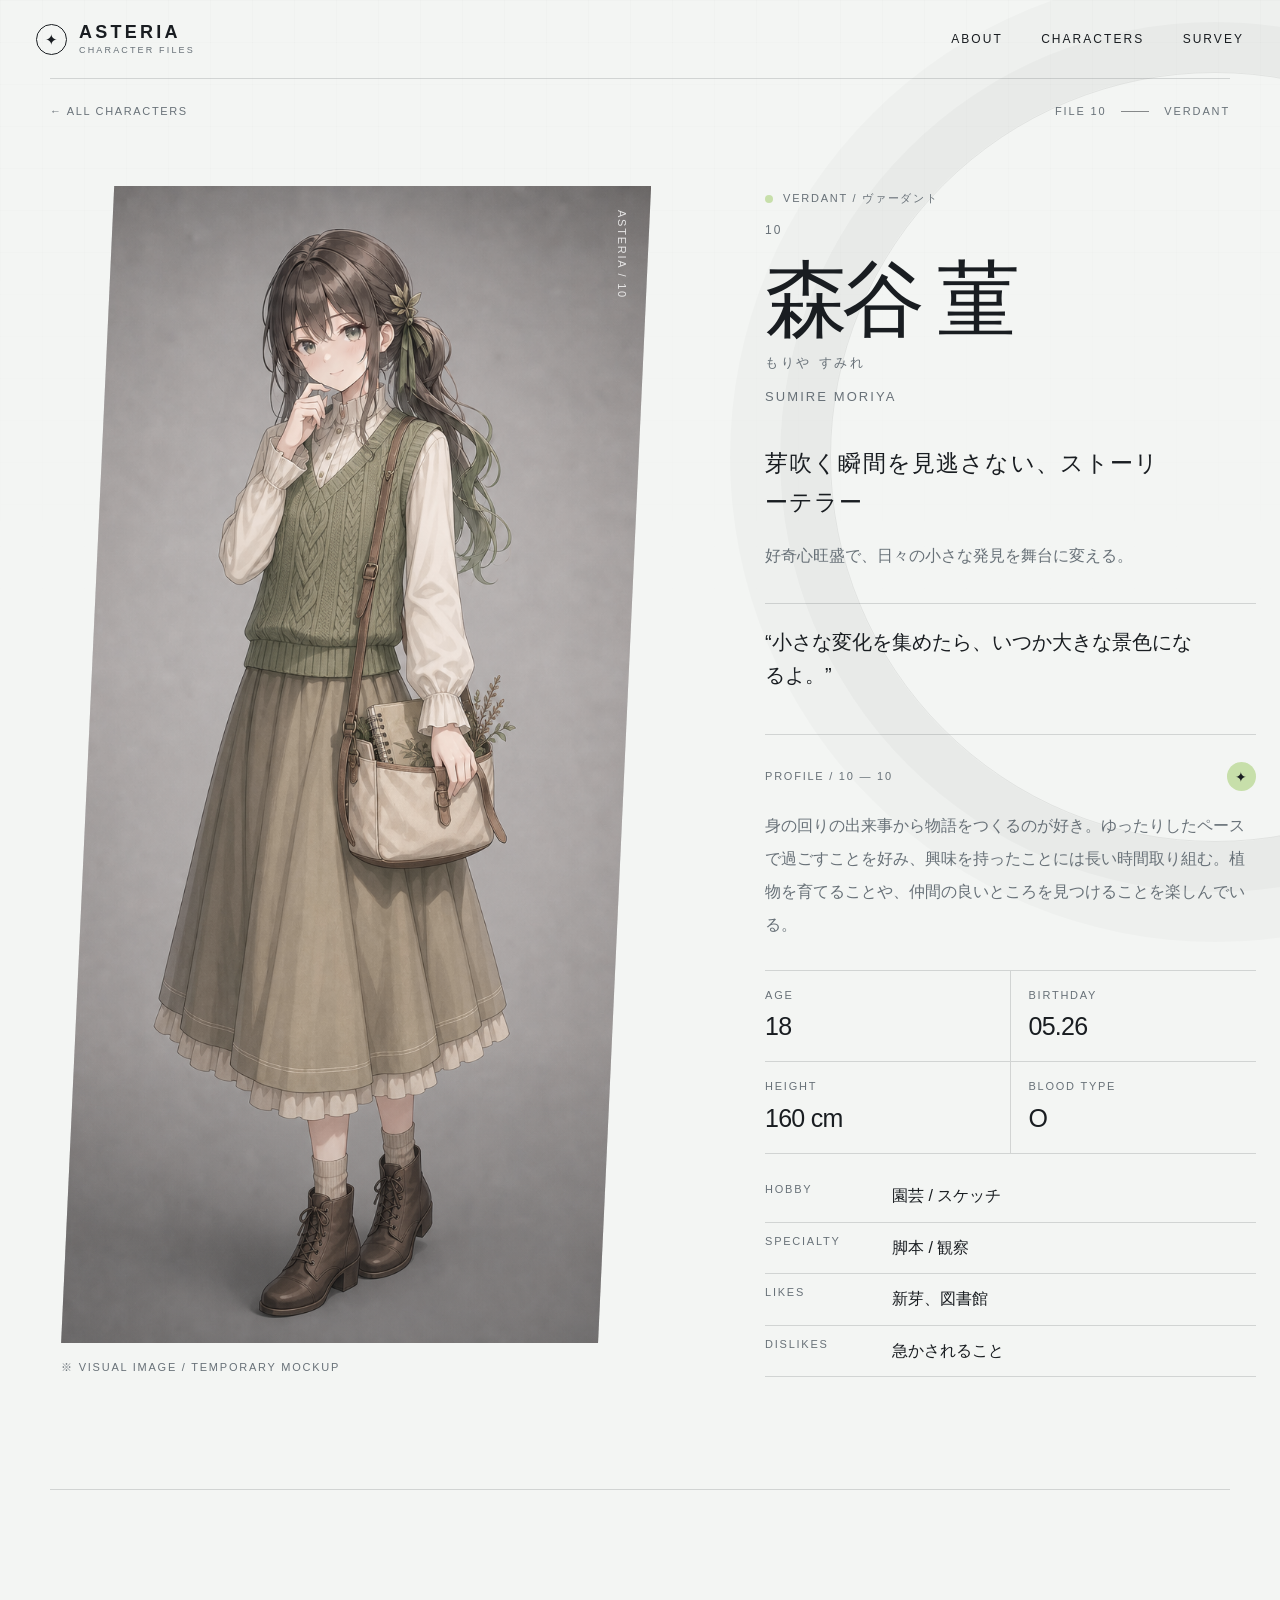
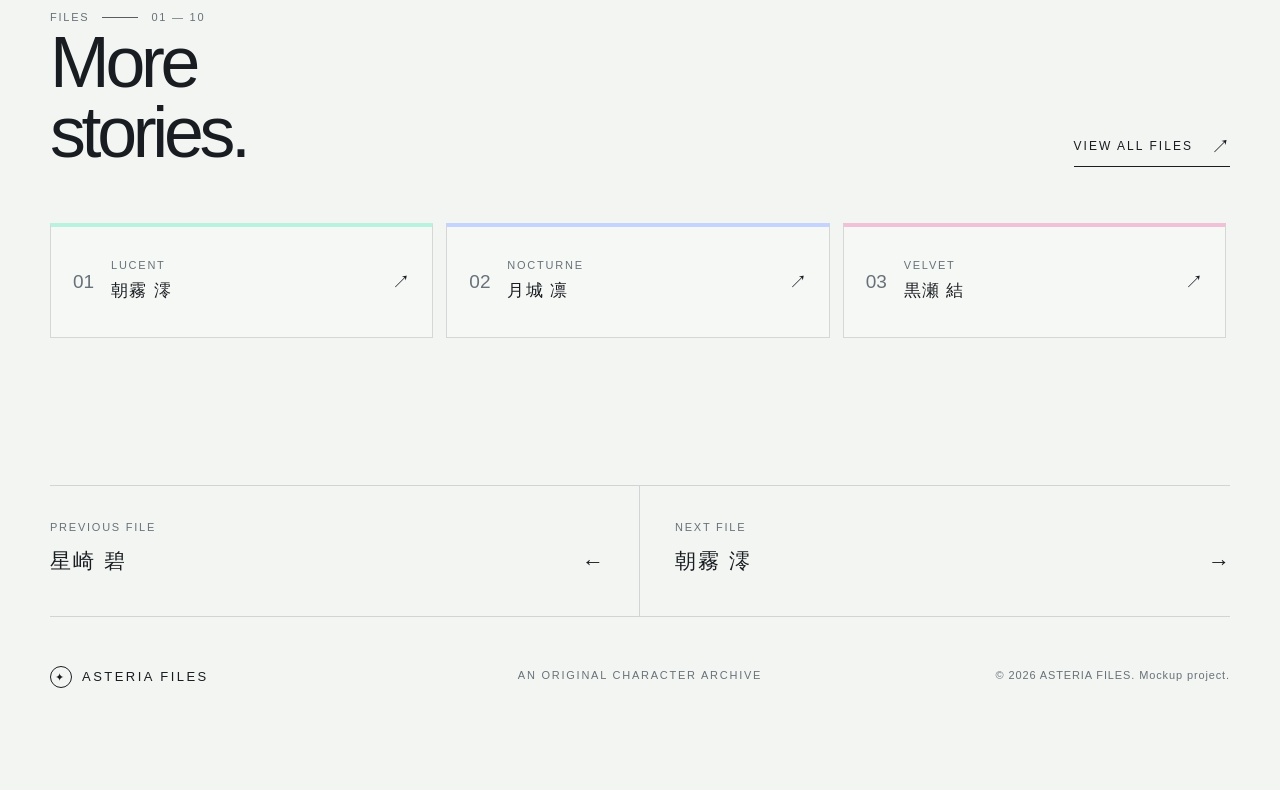
<file: characters/moriya-sumire.html>
<!doctype html><html lang="ja"><head><meta charset="UTF-8" /><meta name="viewport" content="width=device-width, initial-scale=1.0" /><meta name="description" content="森谷菫のキャラクターファイル | ASTERIA FILES" /><link rel="stylesheet" href="../styles.css" /><title>森谷 菫 | ASTERIA FILES</title></head><body data-character-id="moriya-sumire"><script src="../scripts/characters.js?v=20260810-costume1"></script><script src="../scripts/character.js?v=20260810-costume1"></script></body></html>
</file>
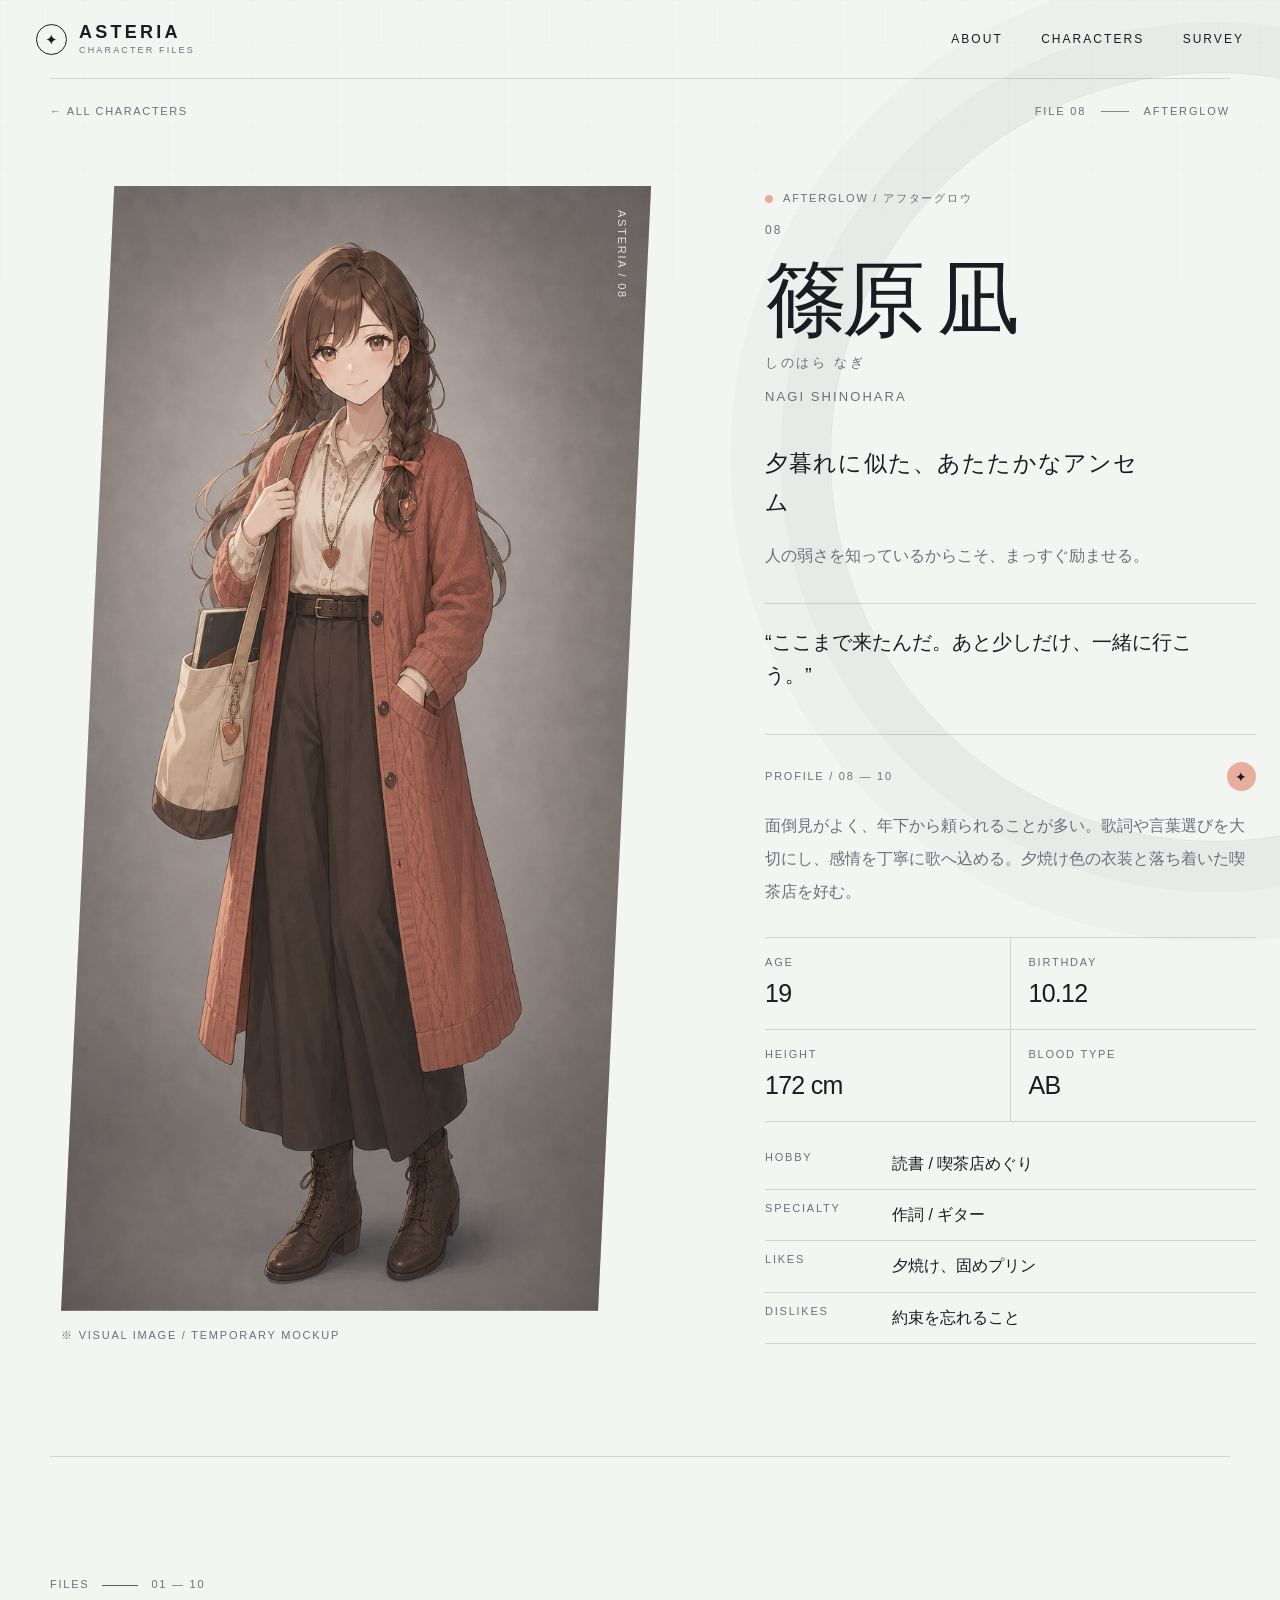
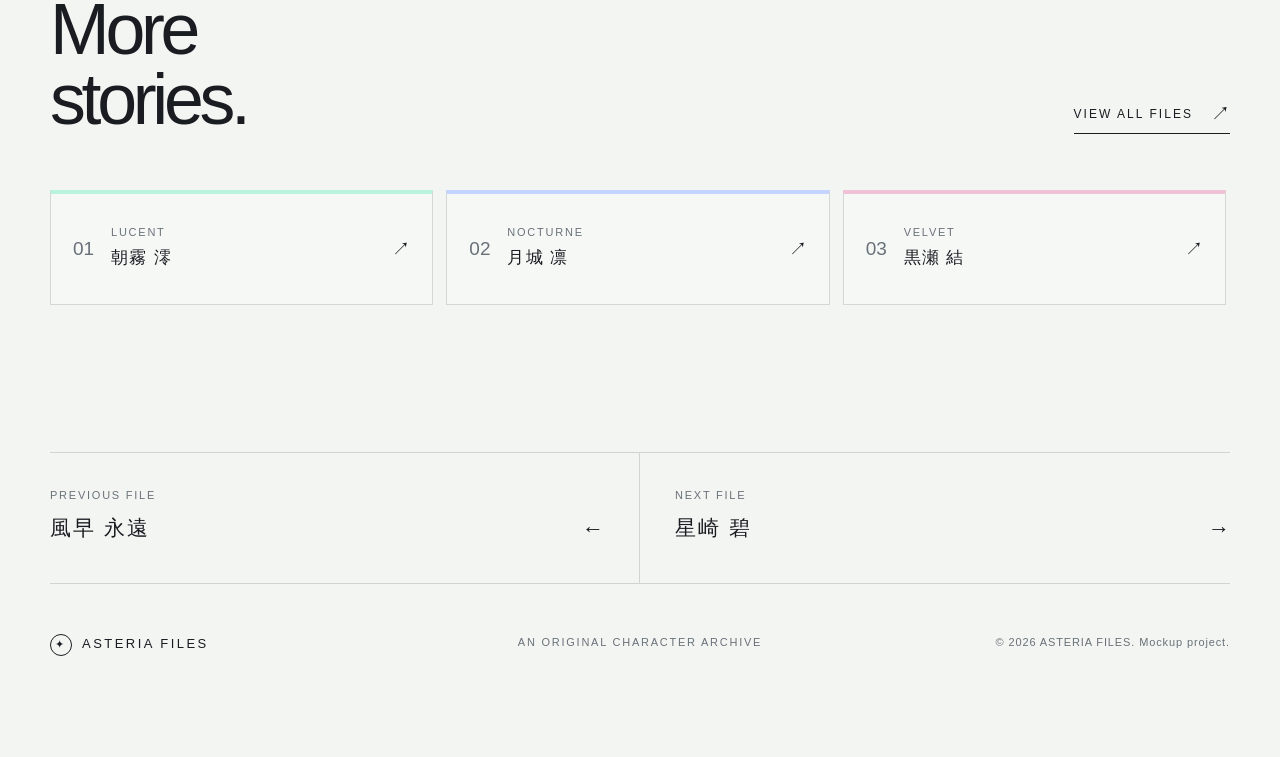
<file: characters/shinohara-nagi.html>
<!doctype html><html lang="ja"><head><meta charset="UTF-8" /><meta name="viewport" content="width=device-width, initial-scale=1.0" /><meta name="description" content="篠原凪のキャラクターファイル | ASTERIA FILES" /><link rel="stylesheet" href="../styles.css" /><title>篠原 凪 | ASTERIA FILES</title></head><body data-character-id="shinohara-nagi"><script src="../scripts/characters.js?v=20260810-costume1"></script><script src="../scripts/character.js?v=20260810-costume1"></script></body></html>
</file>
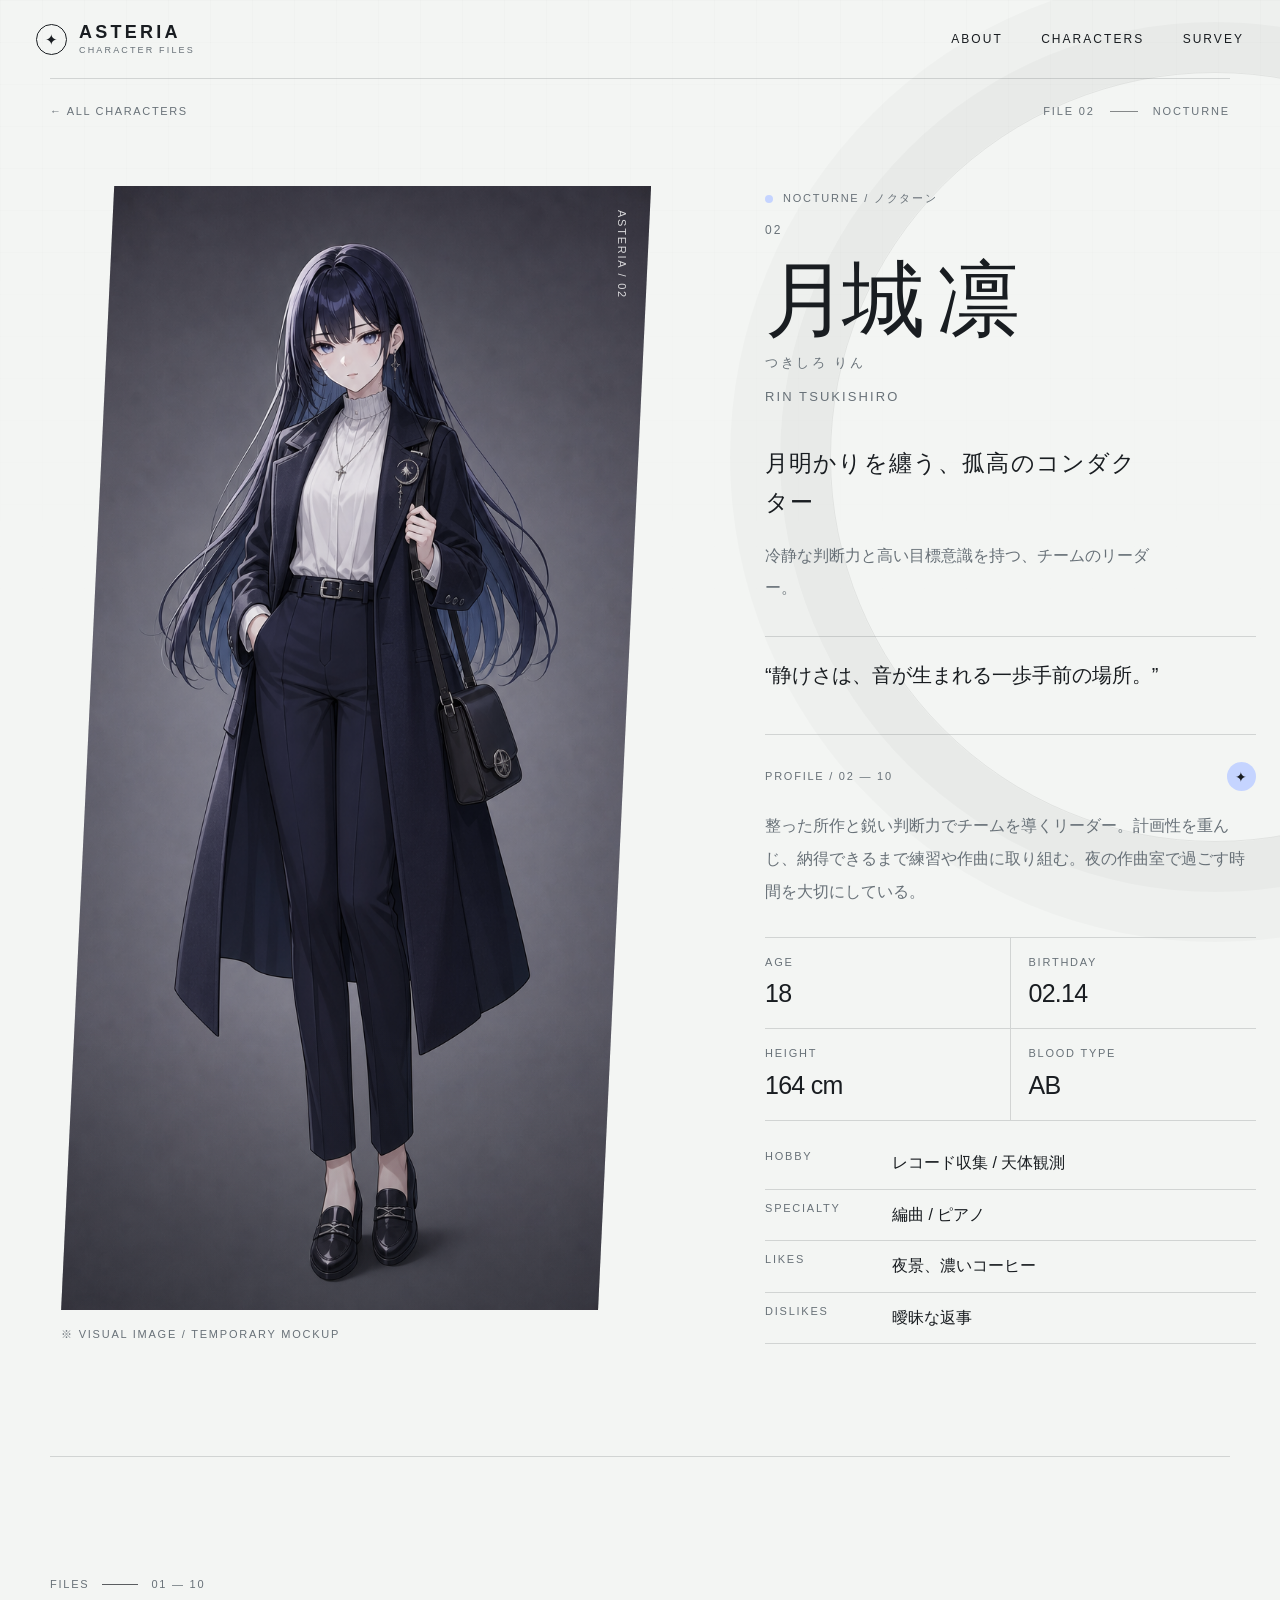
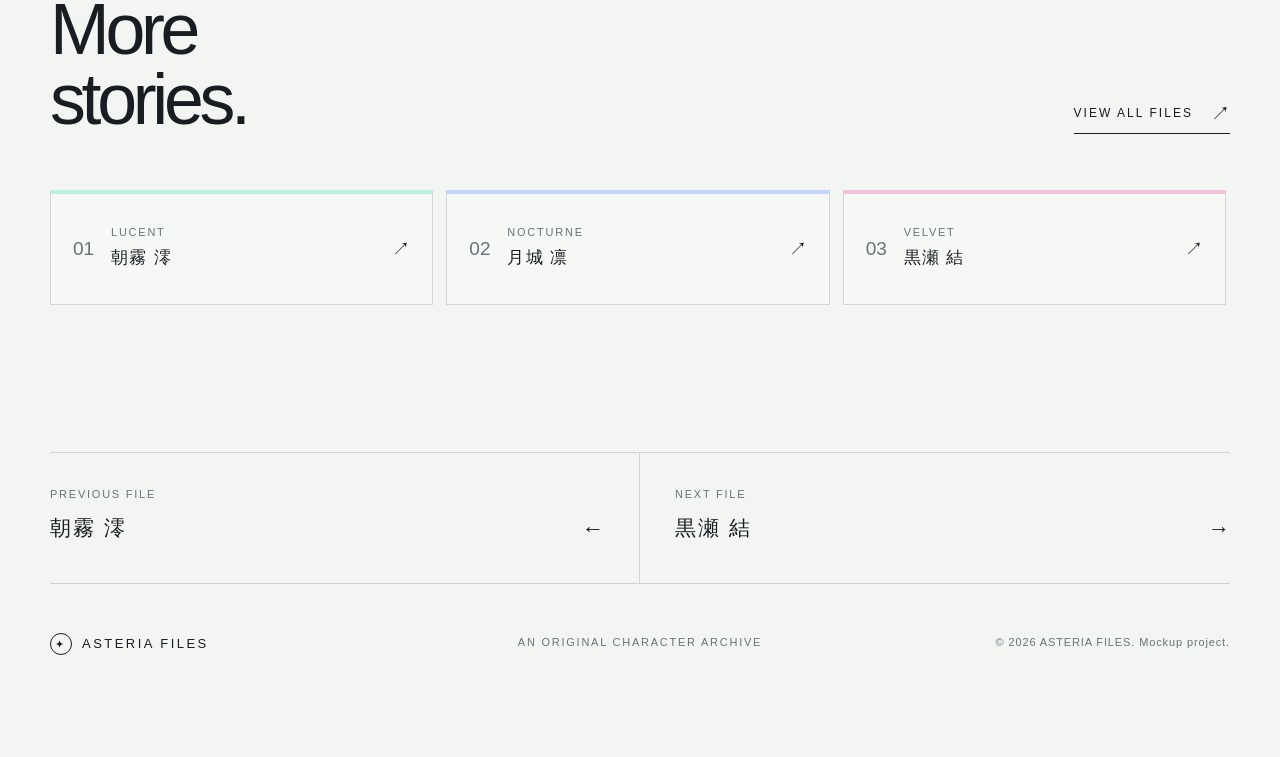
<file: characters/tsukishiro-rin.html>
<!doctype html><html lang="ja"><head><meta charset="UTF-8" /><meta name="viewport" content="width=device-width, initial-scale=1.0" /><meta name="description" content="月城凛のキャラクターファイル | ASTERIA FILES" /><link rel="stylesheet" href="../styles.css" /><title>月城 凛 | ASTERIA FILES</title></head><body data-character-id="tsukishiro-rin"><script src="../scripts/characters.js?v=20260810-costume1"></script><script src="../scripts/character.js?v=20260810-costume1"></script></body></html>
</file>
<file: styles.css>
:root {
  --ink: #191d21;
  --muted: #687178;
  --paper: #f3f5f3;
  --white: #ffffff;
  --line: rgba(25, 29, 33, .15);
  --accent: #b9f2df;
  --sans: Arial, "Helvetica Neue", "Hiragino Sans", "Hiragino Kaku Gothic ProN", "Yu Gothic", "YuGothic", Meiryo, sans-serif;
  --display: Arial, "Helvetica Neue", "Hiragino Sans", "Hiragino Kaku Gothic ProN", "Yu Gothic", "YuGothic", Meiryo, sans-serif;
}

* { box-sizing: border-box; }
html { scroll-behavior: smooth; }
body { margin: 0; color: var(--ink); background: var(--paper); font-family: var(--sans); font-size: 16px; line-height: 1.9; overflow-x: hidden; }
body::before { content: ""; position: fixed; inset: 0; z-index: -1; pointer-events: none; opacity: .36; background-image: linear-gradient(rgba(25,29,33,.035) 1px, transparent 1px), linear-gradient(90deg, rgba(25,29,33,.035) 1px, transparent 1px); background-size: 42px 42px; mask-image: linear-gradient(to bottom, black, transparent 80%); }
body::after { content: ""; position: fixed; width: 60vw; height: 60vw; max-width: 880px; max-height: 880px; right: -25vw; top: 8vh; z-index: -1; pointer-events: none; border: 1px solid rgba(25,29,33,.08); border-radius: 50%; box-shadow: 0 0 0 50px rgba(25,29,33,.025), 0 0 0 100px rgba(25,29,33,.018); }
img { max-width: 100%; display: block; }
a { color: inherit; text-decoration: none; }
button { color: inherit; font: inherit; }
.section-shell { width: min(1180px, calc(100% - 72px)); margin: 0 auto; }
.site-header { display: flex; align-items: center; justify-content: space-between; width: min(1320px, calc(100% - 72px)); height: 92px; margin: 0 auto; position: relative; z-index: 10; }
.brand { display: inline-flex; align-items: center; gap: 12px; letter-spacing: .06em; }
.brand-mark { display: grid; place-items: center; width: 31px; height: 31px; border: 1px solid var(--ink); border-radius: 50%; font-size: 15px; line-height: 1; }
.brand-copy { display: flex; flex-direction: column; line-height: 1; gap: 5px; }
.brand-copy strong { font-size: 18px; letter-spacing: .18em; font-weight: 700; }
.brand-copy small { font-size: 9px; letter-spacing: .24em; color: var(--muted); }
.site-menu { display: flex; align-items: center; gap: clamp(22px, 3vw, 48px); font-size: 12px; letter-spacing: .17em; }
.site-menu a { transition: opacity .2s ease; }
.site-menu a:hover { opacity: .48; }
.menu-toggle { display: none; border: 0; background: none; cursor: pointer; letter-spacing: .16em; font-size: 12px; }
.menu-toggle span { display: inline-block; margin-left: 8px; font-size: 17px; line-height: 0; vertical-align: -1px; }
.eyebrow, .section-kicker, .section-label, .card-unit, .detail-eyebrow, .roman, .image-caption, .image-vertical-label, .visual-note, .card-index, .stat span, .detail-list span, .related-card small, .prev-next small { font-size: 11px; letter-spacing: .16em; line-height: 1.6; }
.eyebrow { color: var(--muted); margin: 0 0 24px; }
.eyebrow span { color: var(--ink); margin: 0 8px; }
h1, h2, h3, p { margin-top: 0; }
h1, h2 { font-weight: 400; }
h1 em, h2 em { font-family: var(--display); font-style: normal; font-weight: 300; }
.home-hero { min-height: calc(100vh - 92px); display: grid; grid-template-columns: .86fr 1.14fr; align-items: center; position: relative; padding: 48px 0 90px; }
.hero-copy { align-self: center; position: relative; z-index: 2; }
.hero-copy h1 { font-size: clamp(66px, 9vw, 128px); letter-spacing: -.065em; line-height: .87; margin: 0 0 34px; }
.hero-copy h1 em { color: #778187; }
.hero-lead { color: #4d565d; font-size: 18px; letter-spacing: .08em; line-height: 2.2; margin-bottom: 42px; }
.text-link { display: inline-flex; align-items: center; gap: 18px; padding-bottom: 8px; border-bottom: 1px solid var(--ink); font-size: 12px; letter-spacing: .17em; transition: gap .25s ease; }
.text-link span { font-size: 19px; letter-spacing: 0; line-height: .7; }
.text-link:hover { gap: 26px; }
.hero-visual { min-height: 620px; position: relative; display: grid; place-items: center; }
.hero-image-frame { position: relative; width: min(380px, 68%); height: min(575px, 74vh); min-height: 480px; overflow: hidden; background: #d5d6d5; z-index: 1; clip-path: polygon(8% 0, 100% 0, 92% 100%, 0 100%); }
.hero-image-frame::after { content: ""; position: absolute; inset: 0; background: linear-gradient(180deg, transparent 72%, rgba(15,18,20,.23)); pointer-events: none; }
.hero-image-frame img { width: 100%; height: 100%; object-fit: cover; filter: saturate(.78) contrast(1.02); }
.hero-orbit { position: absolute; width: min(540px, 90%); aspect-ratio: 1; border: 1px solid rgba(25,29,33,.18); border-radius: 50%; }
.orbit-one { transform: rotate(-25deg) scaleY(.44); }
.orbit-two { transform: rotate(60deg) scaleY(.44); opacity: .5; }
.visual-note { position: absolute; color: var(--muted); writing-mode: vertical-rl; z-index: 2; }
.note-top { top: 6%; right: 3%; }
.note-bottom { bottom: 10%; left: 3%; transform: rotate(180deg); }
.hero-stamp { position: absolute; right: 4%; bottom: 9%; display: grid; place-items: center; width: 61px; height: 61px; background: var(--ink); color: var(--white); border-radius: 50%; font: 17px/1 var(--display); letter-spacing: .13em; text-align: center; z-index: 2; transform: rotate(-12deg); }
.section-label { display: flex; align-items: center; gap: 13px; color: var(--muted); white-space: nowrap; }
.section-label i { display: block; width: 36px; height: 1px; background: var(--ink); opacity: .7; }
.section-kicker { color: var(--muted); margin-bottom: 24px; }
.section-heading h2 { font-size: clamp(42px, 5.6vw, 76px); line-height: .98; letter-spacing: -.06em; margin: 0 0 32px; }
.character-index { padding: 72px 0 160px; }
.section-heading { display: flex; justify-content: space-between; align-items: end; margin-bottom: 66px; }
.section-heading > p { color: var(--muted); font-size: 15px; text-align: right; line-height: 1.9; margin-bottom: 11px; }
.character-grid { display: grid; grid-template-columns: repeat(3, 1fr); gap: 74px 24px; }
.character-card { position: relative; display: block; transition: transform .3s ease; }
.character-card:hover { transform: translateY(-7px); }
.card-index { position: absolute; top: -22px; left: 0; color: var(--muted); }
.card-image-wrap { height: 365px; background: #d5d6d5; overflow: hidden; position: relative; clip-path: polygon(4% 0, 100% 0, 96% 100%, 0 100%); }
.card-image-wrap::before { content: ""; position: absolute; inset: 12px; border: 1px solid rgba(255,255,255,.65); z-index: 1; pointer-events: none; }
.card-image-wrap img { width: 100%; height: 100%; object-fit: cover; object-position: center top; filter: grayscale(.18) saturate(.8); transition: transform .6s ease, filter .4s ease; }
.character-card:hover .card-image-wrap img { transform: scale(1.04); transform-origin: center top; filter: grayscale(0) saturate(1); }
.card-arrow { position: absolute; display: grid; place-items: center; right: 16px; bottom: 16px; width: 35px; height: 35px; border-radius: 50%; background: var(--card-accent); font-size: 18px; z-index: 2; }
.card-info { padding: 18px 5px 0; }
.card-unit { color: var(--muted); margin: 0 0 3px; }
.card-unit span { margin-left: 7px; font-size: 12px; letter-spacing: .08em; }
.card-info h3 { font-size: 28px; font-weight: 400; letter-spacing: .07em; margin: 0; }
.card-kana { color: var(--muted); font-size: 14px; letter-spacing: .12em; margin: 2px 0 15px; }
.card-catch { color: #556067; font-size: 15px; line-height: 1.9; margin: 0; }
.site-footer { min-height: 173px; padding: 48px 0 42px; display: grid; grid-template-columns: 1fr 1fr 1fr; align-items: start; color: var(--muted); }
.footer-brand { display: flex; align-items: center; gap: 10px; color: var(--ink); font-size: 13px; letter-spacing: .19em; }
.footer-brand .brand-mark { width: 22px; height: 22px; font-size: 11px; }
.site-footer p { justify-self: center; font-size: 11px; letter-spacing: .16em; }
.site-footer small { justify-self: end; font-size: 11px; letter-spacing: .08em; }

/* Detail pages */
.detail-header { height: 78px; }
.detail-topbar { border-top: 1px solid var(--line); padding: 22px 0; display: flex; justify-content: space-between; color: var(--muted); }
.detail-topbar > span { font-size: 11px; letter-spacing: .17em; }
.detail-topbar > span i { display: inline-block; width: 28px; height: 1px; background: var(--ink); margin: 0 10px 3px; opacity: .5; }
.back-link { font-size: 11px; letter-spacing: .15em; transition: opacity .2s ease; }
.back-link:hover { opacity: .5; }
.detail-hero { width: min(1280px, calc(100% - 48px)); min-height: 635px; display: grid; grid-template-columns: minmax(0, 1.15fr) minmax(390px, .85fr); gap: clamp(40px, 6vw, 88px); align-items: stretch; padding: 42px 0 112px; }
.detail-image-column { position: relative; width: min(590px, 100%); height: 100%; display: flex; flex-direction: column; justify-self: center; }
.detail-image-frame { width: 100%; flex: 1 1 auto; min-height: 0; position: relative; background: #d5d6d5; overflow: hidden; clip-path: polygon(9% 0, 100% 0, 91% 100%, 0 100%); }
.detail-image-frame::after { content: ""; position: absolute; inset: 0; background: linear-gradient(180deg, transparent 73%, rgba(15,18,20,.25)); pointer-events: none; }
.detail-image-frame img { width: 100%; height: 100%; object-fit: cover; filter: saturate(.8); }
.image-corner { position: absolute; width: 42px; height: 42px; border-color: var(--accent); border-style: solid; z-index: 2; }
.corner-tl { left: 0; top: -13px; border-width: 1px 0 0 1px; }
.corner-br { right: -7px; bottom: -13px; border-width: 0 1px 1px 0; }
.image-vertical-label { position: absolute; top: 24px; right: 21px; z-index: 2; writing-mode: vertical-rl; color: rgba(255,255,255,.8); }
.image-caption { margin: 16px 0 0; color: var(--muted); }
.detail-intro { position: relative; padding-top: 4px; }
.detail-eyebrow { display: flex; align-items: center; gap: 10px; color: var(--muted); margin-bottom: 14px; }
.detail-eyebrow span { display: block; width: 8px; height: 8px; border-radius: 50%; }
.detail-number { color: var(--muted); font-size: 12px; letter-spacing: .18em; line-height: 1.5; margin: 0 0 23px; }
.detail-intro h1 { position: relative; font-size: clamp(54px, 6.5vw, 96px); line-height: .92; letter-spacing: -.07em; margin: 0 0 14px; }
.detail-intro h1 small { display: block; margin-top: 14px; color: var(--muted); font: 13px/1.5 var(--sans); letter-spacing: .21em; }
.roman { color: var(--muted); margin-bottom: 37px; font-size: 13px; }
.detail-catch { max-width: 395px; font-size: 23px; line-height: 1.7; letter-spacing: .05em; margin-bottom: 17px; }
.detail-short { max-width: 410px; color: var(--muted); font-size: 16px; line-height: 2.05; }
.detail-line { width: 100%; height: 1px; background: var(--line); margin: 31px 0 22px; }
.detail-quote { max-width: 430px; font-family: var(--display); font-size: 20px; font-style: normal; line-height: 1.65; }
.detail-side-profile { margin-top: 42px; padding-top: 27px; border-top: 1px solid var(--line); }
.side-profile-heading { display: flex; align-items: center; justify-content: space-between; }
.side-profile-heading .section-kicker { margin-bottom: 0; }
.side-profile-mark { display: grid; place-items: center; width: 29px; height: 29px; border-radius: 50%; font-size: 14px; line-height: 1; }
.side-profile-story { max-width: 510px; color: var(--muted); font-size: 16px; line-height: 2.05; margin: 19px 0 28px; }
.detail-intro .stat-grid { grid-template-columns: repeat(2, 1fr); }
.detail-intro .stat { padding-top: 16px; padding-bottom: 16px; }
.detail-intro .stat:nth-child(odd) { padding-left: 0; }
.detail-intro .stat:nth-child(even) { border-right: 0; padding-left: 18px; }
.detail-intro .stat:nth-child(-n+2) { border-bottom: 1px solid var(--line); }
.detail-intro .detail-list { margin-top: 17px; }
.detail-intro .detail-list > div { padding: 10px 0; }
.detail-intro .detail-list span { margin-bottom: 0; }
.stat-grid { display: grid; grid-template-columns: repeat(4, 1fr); border-top: 1px solid var(--line); border-bottom: 1px solid var(--line); }
.stat { padding: 19px 10px 20px 0; border-right: 1px solid var(--line); }
.stat:not(:first-child) { padding-left: 18px; }
.stat:last-child { border-right: 0; }
.stat span, .detail-list span { display: block; color: var(--muted); margin-bottom: 10px; }
.stat strong { font: 25px/1 var(--display); letter-spacing: -.03em; }
.detail-list { margin-top: 20px; }
.detail-list > div { display: grid; grid-template-columns: 105px 1fr; gap: 22px; padding: 13px 0; border-bottom: 1px solid var(--line); }
.detail-list strong { font-size: 16px; font-weight: 400; }
.other-members { border-top: 1px solid var(--line); padding: 119px 0 129px; }
.compact-heading { margin-bottom: 56px; }
.compact-heading h2 { margin-bottom: 0; }
.related-grid { display: flex; gap: 13px; overflow-x: auto; padding: 0 2px 18px; scroll-snap-type: x mandatory; overscroll-behavior-x: contain; scrollbar-color: var(--ink) rgba(25,29,33,.1); scrollbar-width: thin; }
.related-card { flex: 0 0 calc((100% - 26px) / 3); display: grid; grid-template-columns: 38px 1fr 20px; align-items: center; min-height: 115px; padding: 20px 22px; border: 1px solid var(--line); border-top: 4px solid var(--card-accent); background: rgba(255,255,255,.3); scroll-snap-align: start; transition: background .2s ease, transform .2s ease; }
.related-card:hover { background: var(--card-accent); transform: translateY(-4px); }
.related-card > span { color: var(--muted); font: 19px var(--display); }
.related-card div { display: flex; flex-direction: column; }
.related-card small { color: var(--muted); }
.related-card strong { font-size: 17px; font-weight: 400; letter-spacing: .08em; }
.related-card b { justify-self: end; font-size: 18px; font-weight: 400; }
.prev-next { display: grid; grid-template-columns: 1fr 1fr; border-top: 1px solid var(--line); border-bottom: 1px solid var(--line); }
.prev-next a { min-height: 130px; display: grid; grid-template-columns: 1fr auto; align-content: center; gap: 4px 15px; transition: background .2s ease, padding .2s ease; }
.prev-next a:first-child { padding-right: 35px; border-right: 1px solid var(--line); }
.prev-next a:last-child { padding-left: 35px; }
.prev-next a:hover { padding-left: 16px; background: rgba(255,255,255,.35); }
.prev-next a:last-child:hover { padding-left: 51px; }
.prev-next small { color: var(--muted); grid-column: 1 / -1; }
.prev-next strong { font-size: 21px; font-weight: 400; letter-spacing: .1em; }
.prev-next span { grid-row: 2; font-size: 22px; }
.prev-next a:first-child span { grid-column: 2; }
.prev-next a:last-child span { grid-column: 2; }

@media (max-width: 850px) {
  .section-shell, .site-header { width: min(100% - 40px, 620px); }
  .site-header { height: 78px; }
  .menu-toggle { display: block; position: relative; z-index: 12; }
  .site-menu { position: fixed; inset: 0; display: flex; flex-direction: column; align-items: flex-start; justify-content: center; gap: 28px; padding: 40px; background: var(--paper); transform: translateX(100%); transition: transform .35s ease; font-size: 17px; }
  .menu-open .site-menu { transform: translateX(0); }
  .home-hero { grid-template-columns: 1fr; min-height: auto; padding: 82px 0 92px; }
  .hero-copy { padding: 0; }
  .hero-visual { min-height: 570px; margin-top: 45px; }
  .hero-image-frame { width: min(335px, 75%); height: 520px; }
  .character-index { padding: 60px 0 105px; }
  .character-grid { grid-template-columns: repeat(2, 1fr); gap: 62px 17px; }
  .card-image-wrap { height: 310px; }
  .section-heading { align-items: start; flex-direction: column; gap: 20px; }
  .section-heading > p { text-align: left; }
  .site-footer { min-height: 220px; grid-template-columns: 1fr; gap: 21px; padding: 40px 0; }
  .site-footer p, .site-footer small { justify-self: start; }
  .detail-topbar { padding: 20px 0; }
  .detail-topbar > span { display: none; }
  .detail-hero { width: min(100% - 40px, 620px); grid-template-columns: 1fr; gap: 56px; align-items: start; padding: 31px 0 90px; }
  .detail-image-column { width: min(520px, 92%); height: auto; display: block; }
  .detail-image-frame { aspect-ratio: 2 / 3; height: auto; }
  .detail-intro { padding: 0 8px; }
  .other-members { padding: 90px 0; }
  .compact-heading { gap: 27px; }
  .related-card { flex-basis: min(78vw, 340px); }
}

@media (max-width: 510px) {
  .section-shell, .site-header { width: calc(100% - 32px); }
  .home-hero { padding-top: 63px; }
  .hero-copy h1 { font-size: 65px; }
  .hero-lead { font-size: 14px; }
  .hero-visual { min-height: 490px; }
  .hero-image-frame { min-height: 410px; height: 445px; }
  .hero-orbit { width: 105%; }
  .note-top { right: -3%; }
  .note-bottom { left: -3%; }
  .character-grid { grid-template-columns: 1fr; gap: 60px; }
  .card-image-wrap { height: 380px; }
  .section-heading h2 { font-size: 48px; }
  .detail-image-column { width: 95%; }
  .detail-intro h1 { font-size: 56px; }
  .detail-catch { font-size: 17px; }
  .stat-grid { grid-template-columns: repeat(2, 1fr); }
  .stat:nth-child(2) { border-right: 0; }
  .stat:nth-child(-n+2) { border-bottom: 1px solid var(--line); }
  .stat:nth-child(3) { padding-left: 0; }
  .stat:nth-child(4) { padding-left: 18px; }
  .detail-list > div { grid-template-columns: 90px 1fr; gap: 12px; }
  .prev-next a:first-child { padding-right: 15px; }
  .prev-next a:last-child { padding-left: 15px; }
  .prev-next strong { font-size: 14px; }
}

@media (prefers-reduced-motion: reduce) {
  *, *::before, *::after { scroll-behavior: auto !important; transition-duration: .01ms !important; animation-duration: .01ms !important; }
}
</file>
<file: survey/survey.css>
:root { --survey-card: rgba(255,255,255,.8); --survey-shadow: 0 24px 70px rgba(22,27,31,.08); }
.survey-page { min-height:100vh; background:var(--paper); color:var(--ink); }
.survey-header { width:min(1180px,calc(100% - 48px)); height:86px; margin:0 auto; display:flex; align-items:center; justify-content:space-between; }
.survey-header .brand { position:static; }
.survey-progress-meta { display:flex; gap:18px; color:var(--muted); font-size:11px; letter-spacing:.14em; }
.survey-progress { position:sticky; top:0; z-index:20; height:3px; background:rgba(22,27,31,.08); }
.survey-progress span { display:block; width:0; height:100%; background:var(--ink); transition:width .25s ease; }
.survey-shell { width:min(1120px,calc(100% - 48px)); margin:0 auto; padding:70px 0 110px; }
.survey-card { background:var(--survey-card); border:1px solid var(--line); box-shadow:var(--survey-shadow); padding:clamp(28px,5vw,64px); }
.survey-kicker { margin:0 0 12px; color:var(--muted); font-size:11px; letter-spacing:.18em; text-transform:uppercase; }
.survey-title { margin:0; font:clamp(38px,6vw,72px)/.98 var(--display); letter-spacing:-.055em; }
.survey-lead { max-width:780px; margin:26px 0 0; color:var(--muted); font-size:16px; line-height:2; }
.survey-note { margin-top:24px; padding:18px 20px; border-left:3px solid var(--ink); background:rgba(255,255,255,.52); color:var(--muted); font-size:14px; line-height:1.8; }
.survey-actions { display:flex; justify-content:flex-end; gap:12px; margin-top:40px; }
.survey-button { min-width:178px; min-height:52px; padding:13px 22px; border:1px solid var(--ink); background:var(--ink); color:var(--paper); font:600 12px/1 var(--sans); letter-spacing:.12em; cursor:pointer; }
.survey-button:disabled { opacity:.35; cursor:not-allowed; }
.consent-row { display:flex; gap:12px; margin-top:28px; font-size:14px; line-height:1.75; }
.consent-row input { width:18px; height:18px; margin-top:3px; accent-color:var(--ink); }
.form-section { margin-top:38px; }.form-section h2{font-size:18px;}
.field-grid { display:grid; grid-template-columns:repeat(2,minmax(0,1fr)); gap:18px; }
.field { display:grid; gap:9px; padding:18px; border:1px solid var(--line); background:rgba(255,255,255,.42); }
.field input[type=number], .field select, .field textarea { width:100%; border:1px solid var(--line); background:#fff; color:var(--ink); padding:13px 14px; font:inherit; }
.field textarea { min-height:120px; resize:vertical; line-height:1.7; }
.character-stage { display:grid; grid-template-columns:minmax(290px,.82fr) minmax(0,1.18fr); gap:clamp(28px,5vw,62px); align-items:start; }
.character-panel { position:sticky; top:42px; }
.character-visual,.compare-image { position:relative; aspect-ratio:2/3; overflow:hidden; background:#d8dad9; border:1px solid var(--line); }
.character-visual img,.compare-image img { width:100%; height:100%; object-fit:contain; object-position:center; }
.image-missing { position:absolute; inset:0; display:none; place-items:center; padding:24px; text-align:center; color:var(--muted); background:#eef0ef; font-size:13px; line-height:1.8; }
.is-missing img{display:none}.is-missing .image-missing{display:grid}
.character-idline{display:flex;justify-content:space-between;margin-top:15px;color:var(--muted);font-size:10px;letter-spacing:.13em}
.character-name{margin:15px 0 0;font:clamp(34px,4.5vw,56px)/1 var(--display);letter-spacing:-.04em}.character-kana{margin:7px 0 0;color:var(--muted);font-size:11px;letter-spacing:.16em}
.character-profile{margin-top:24px;padding-top:22px;border-top:1px solid var(--line)}.character-profile p{color:var(--muted);font-size:14px;line-height:1.9}
.profile-tags{display:grid;grid-template-columns:repeat(2,1fr);gap:8px 16px;margin-top:18px}.profile-tags div{border-top:1px solid var(--line);padding-top:9px}.profile-tags span{display:block;color:var(--muted);font-size:9px;letter-spacing:.13em}.profile-tags strong{display:block;margin-top:5px;font-size:13px;font-weight:500}
.compare-stage{display:grid;grid-template-columns:1fr 1fr;gap:14px}.compare-label{display:flex;justify-content:space-between;margin-bottom:9px;color:var(--muted);font-size:10px;letter-spacing:.14em}
.question-block{margin-top:34px}.question-block+.question-block{padding-top:30px;border-top:1px solid var(--line)}.question-block h2{margin:0 0 7px;font-size:17px}.question-block>p{margin:0 0 20px;color:var(--muted);font-size:12px;line-height:1.7}
.likert-item{padding:17px 0 21px;border-bottom:1px solid rgba(20,25,28,.1)}.likert-question{margin:0 0 13px;font-size:14px;line-height:1.75}.likert-scale{display:grid;grid-template-columns:repeat(7,minmax(34px,1fr));gap:7px}.likert-option{position:relative}.likert-option input{position:absolute;opacity:0;pointer-events:none}.likert-option label{min-height:42px;display:grid;place-items:center;border:1px solid var(--line);background:white;font:600 12px/1 var(--sans);cursor:pointer}.likert-option input:checked+label{background:var(--ink);color:var(--paper);border-color:var(--ink)}.likert-anchors{display:flex;justify-content:space-between;margin-top:7px;color:var(--muted);font-size:9px;gap:12px}.likert-anchors span:last-child{text-align:right}
.inline-radios{display:grid;gap:8px}.inline-radios label{display:flex;gap:10px;padding:10px 12px;border:1px solid var(--line);background:#fff;font-size:13px;line-height:1.6}.inline-radios input{margin-top:3px;accent-color:var(--ink)}
.factor-grid{display:grid;grid-template-columns:repeat(2,minmax(0,1fr));gap:10px;margin-top:20px}.factor-chip{display:flex;gap:11px;padding:14px;border:1px solid var(--line);background:white;cursor:pointer}.factor-chip input{margin-top:4px;accent-color:var(--ink)}.factor-chip strong{display:block;font-size:13px}.factor-chip small{display:block;color:var(--muted);font-size:11px;line-height:1.5;margin-top:4px}.factor-chip.none{grid-column:1/-1}
.factor-rating{padding:18px 0;border-bottom:1px solid var(--line)}.factor-rating-head{display:flex;justify-content:space-between;gap:16px;margin-bottom:12px}.factor-rating-head strong{font-size:14px}.factor-rating-head span{color:var(--muted);font-size:11px}.effect-scale{display:grid;grid-template-columns:repeat(5,minmax(0,1fr));gap:7px}.effect-option{position:relative}.effect-option input{position:absolute;opacity:0}.effect-option label{min-height:64px;display:flex;flex-direction:column;align-items:center;justify-content:center;gap:4px;padding:6px 2px;border:1px solid var(--line);background:#fff;text-align:center;font:600 12px/1.25 var(--sans);cursor:pointer}.effect-option-text{font-size:10px;overflow-wrap:anywhere}.effect-option input:checked+label{background:var(--ink);color:var(--paper)}.effect-option input:focus-visible+label{outline:2px solid var(--ink);outline-offset:2px}
.submit-warning{margin-top:24px;color:#7a3f33;font-size:13px;line-height:1.7}.gas-target{width:1px;height:1px;border:0;position:fixed;left:-9999px;top:-9999px}.download-link{display:inline-block;margin-top:14px;font-size:12px;text-decoration:underline}
.character-choice-section{min-width:0;margin:38px 0 0;padding:0;border:0}
.character-choice-section legend{margin-bottom:18px;padding:0;font-size:18px;font-weight:600;line-height:1.6}
.character-choice-grid{display:grid;grid-template-columns:repeat(3,minmax(0,1fr));gap:12px}
.character-choice{position:relative;min-width:0;cursor:pointer}
.character-choice input{position:absolute;width:1px;height:1px;opacity:0}
.character-choice-body{display:block;height:100%;padding:14px;border:1px solid var(--line);background:#fff}
.character-choice input:checked+.character-choice-body{border-color:var(--ink);box-shadow:inset 0 0 0 1px var(--ink);background:#f2f4f1}
.character-choice input:focus-visible+.character-choice-body{outline:2px solid var(--ink);outline-offset:3px}
.character-choice-name{display:block;font-size:15px;line-height:1.5}
.character-choice-images{display:grid;grid-template-columns:repeat(2,minmax(0,1fr));gap:8px;margin-top:12px}
.character-choice-images span{min-width:0}
.character-choice-photo{display:block;overflow:hidden;aspect-ratio:2/3;background:#e5e7e5}
.character-choice-photo img{display:block;width:100%;height:100%;object-fit:contain}
.character-choice-photo--face img{transform:scale(2);transform-origin:center top}
.character-choice-images small{display:block;margin-top:6px;color:var(--muted);font-size:10px;text-align:center}
.character-choice--text .character-choice-body{display:flex;align-items:center;min-height:58px;font-size:14px}
.open-response-reason{margin-top:14px}
@media(max-width:820px){.survey-header,.survey-shell{width:min(100% - 32px,680px)}.survey-shell{padding-top:42px}.field-grid,.character-stage{grid-template-columns:1fr}.character-panel{position:static}.factor-grid{grid-template-columns:1fr}}
@media(max-width:560px){.survey-header{height:74px}.survey-progress-meta{font-size:9px;gap:9px}.survey-card{padding:24px 18px}.compare-stage{gap:7px}.likert-scale{gap:4px}.likert-option label{min-height:39px}.survey-actions{flex-direction:column}.survey-button{width:100%}.effect-scale{gap:4px}.effect-option label{min-height:64px}.effect-option-text{font-size:9px}}
@media(max-width:820px){.character-choice-grid{grid-template-columns:repeat(2,minmax(0,1fr))}}
@media(max-width:560px){.character-choice-grid{grid-template-columns:1fr}.character-choice-images{max-width:300px;margin-right:auto;margin-left:auto}}

/* PART 2: comparison reference and questionnaire */
.comparison-layout,
.comparison-reference,
.comparison-questions {
  min-width: 0;
}

@media (min-width: 1100px) {
  .survey-shell--comparison {
    width: min(1440px, calc(100% - 48px));
    padding-top: 32px;
  }

  .survey-shell--comparison .survey-card {
    padding: clamp(20px, 2vw, 32px);
  }

  .comparison-layout {
    display: grid;
    grid-template-columns: minmax(0, 1.1fr) minmax(360px, 1fr);
    gap: clamp(24px, 3vw, 48px);
    align-items: start;
  }

  .comparison-reference {
    align-self: start;
  }

  .comparison-reference.is-sticky {
    position: sticky;
    top: 20px;
  }

  .comparison-reference .survey-kicker {
    margin-bottom: 6px;
  }

  .comparison-reference .character-name {
    margin-top: 6px;
    font-size: 30px;
  }

  .comparison-reference .character-kana {
    margin-top: 4px;
  }

  .comparison-reference .compare-stage {
    gap: 12px;
  }

  .comparison-reference .compare-label {
    flex-wrap: wrap;
    gap: 4px 8px;
  }

  .comparison-reference .compare-image {
    height: clamp(240px, 40vh, 440px);
    aspect-ratio: auto;
  }

  .comparison-reference .character-profile {
    margin-top: 14px;
    padding-top: 12px;
  }

  .comparison-reference .character-profile p {
    margin: 0 0 10px;
    font-size: 14px;
    line-height: 1.65;
  }

  .comparison-reference .profile-tags {
    gap: 8px 16px;
    margin-top: 10px;
  }

  .comparison-questions {
    padding-left: clamp(20px, 2vw, 32px);
    border-left: 1px solid var(--line);
  }

  .comparison-questions > .question-block:first-child {
    margin-top: 0;
  }

  .comparison-questions .factor-grid {
    grid-template-columns: 1fr;
  }

  .comparison-questions .factor-rating-head {
    flex-direction: column;
    gap: 6px;
  }

  .comparison-questions .survey-button {
    width: 100%;
    min-width: 0;
    line-height: 1.5;
  }
}
</file>
